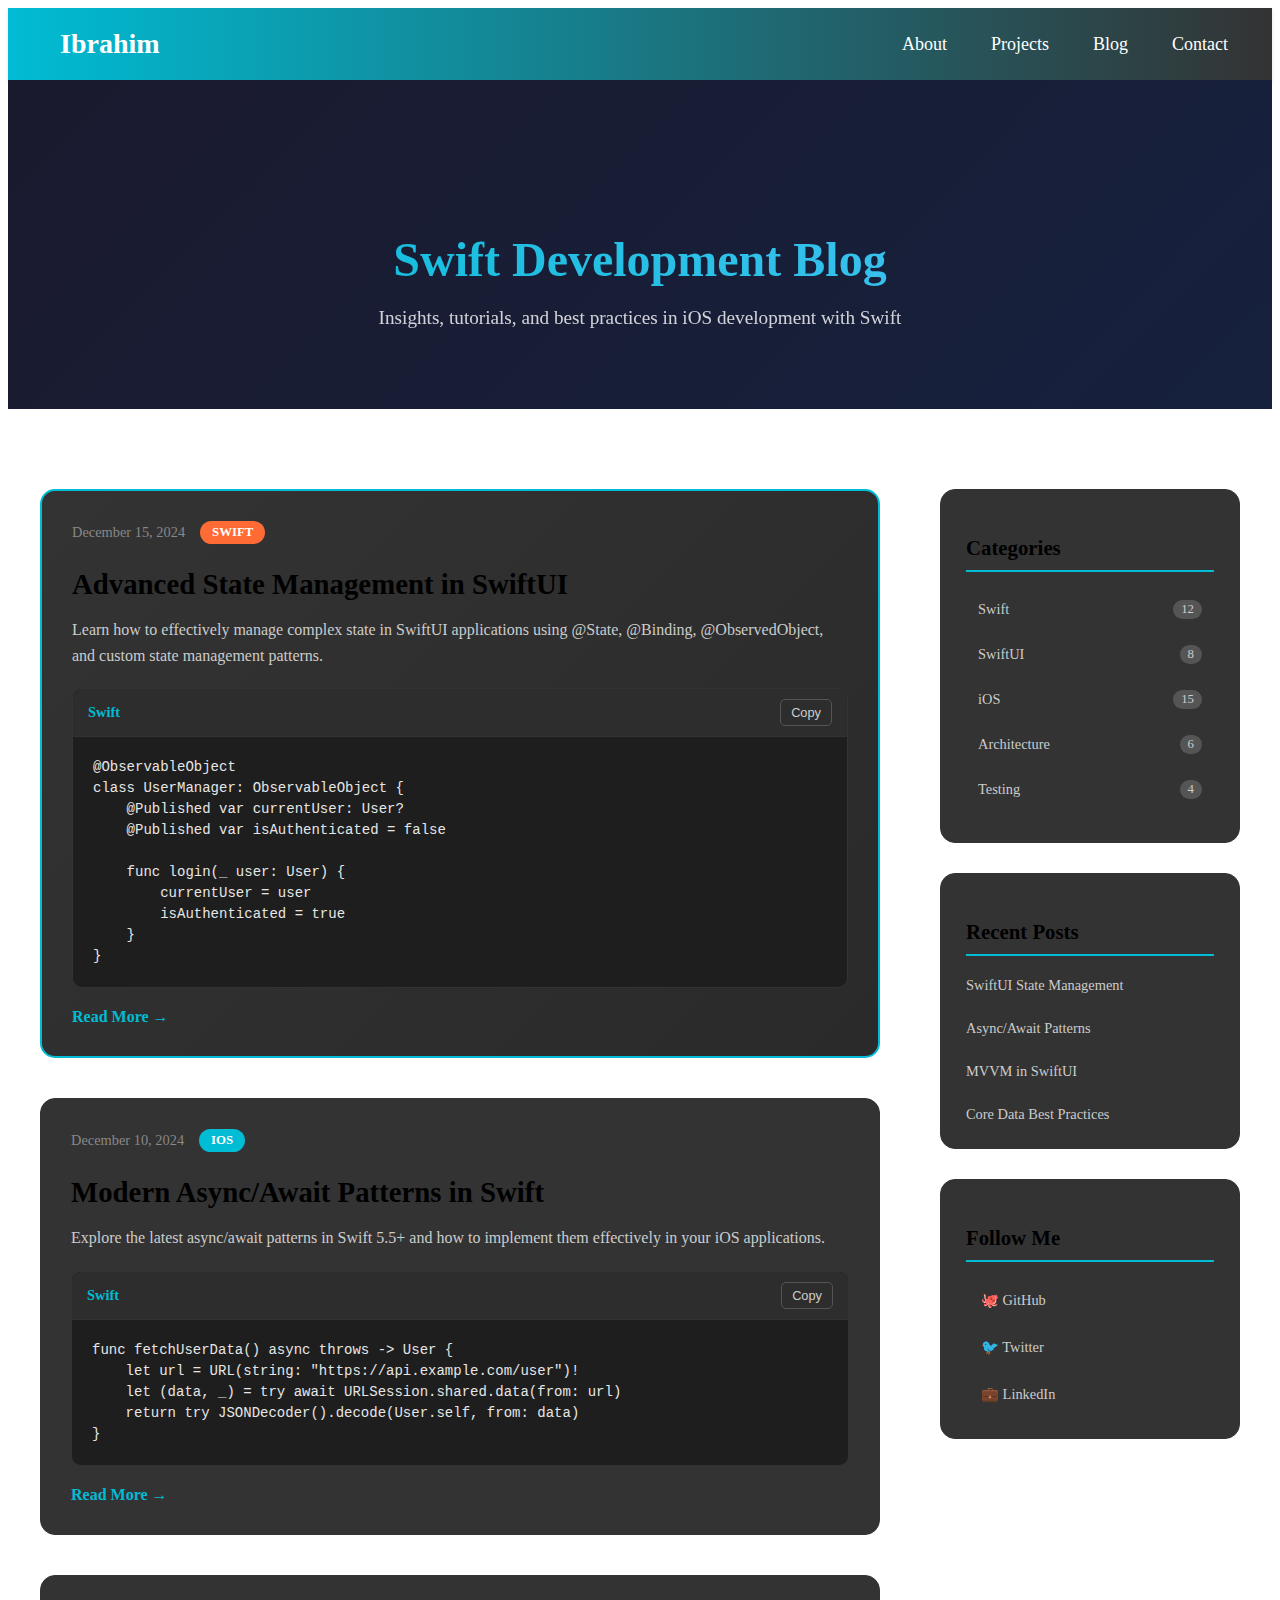
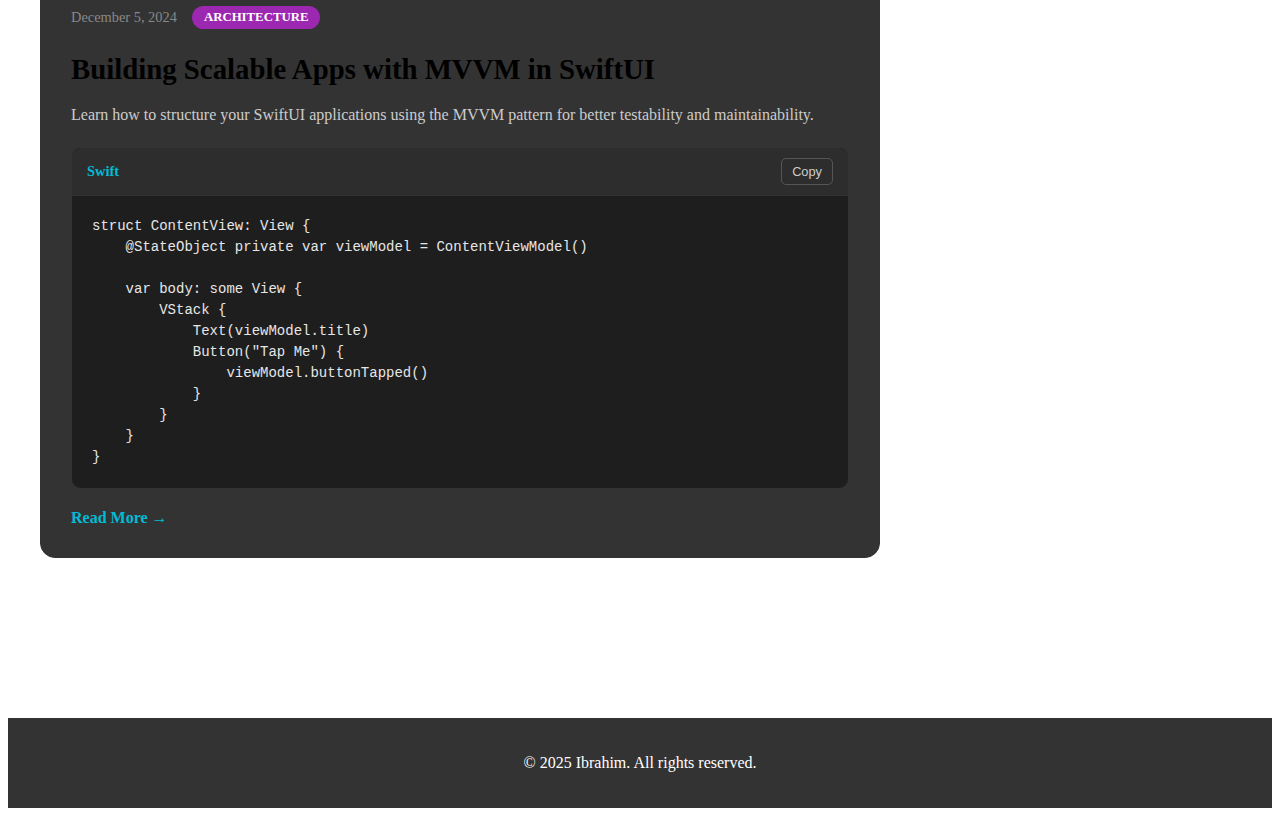
<file: blog.html>
<!DOCTYPE html>
<html lang="en">
<head>
    <meta charset="UTF-8">
    <meta name="viewport" content="width=device-width, initial-scale=1.0">
    <title>Swift Blog - Ibrahim | iOS Developer</title>
    <link rel="stylesheet" href="css/style.css">
    <link rel="stylesheet" href="css/blog.css">
</head>
<body>
    <header>
        <div class="container">
            <nav>
                <a href="index.html" class="logo">Ibrahim</a>
                <ul>
                    <li><a href="about.html">About</a></li>
                    <li><a href="projects.html">Projects</a></li>
                    <li><a href="blog.html" class="active">Blog</a></li>
                    <li><a href="contact.html">Contact</a></li>
                </ul>
            </nav>
        </div>
    </header>
    
    <main>
        <section class="blog-hero">
            <div class="container">
                <h1>Swift Development Blog</h1>
                <p>Insights, tutorials, and best practices in iOS development with Swift</p>
            </div>
        </section>
        
        <section class="blog-content">
            <div class="container">
                <div class="blog-layout">
                    <div class="blog-posts">
                        <article class="blog-post featured">
                            <div class="post-meta">
                                <span class="post-date">December 15, 2024</span>
                                <span class="post-category swift">Swift</span>
                            </div>
                            <h2><a href="blog/swiftui-state-management.html">Advanced State Management in SwiftUI</a></h2>
                            <p>Learn how to effectively manage complex state in SwiftUI applications using @State, @Binding, @ObservedObject, and custom state management patterns.</p>
                            <div class="code-preview">
                                <div class="code-header">
                                    <span class="language">Swift</span>
                                    <button class="copy-btn">Copy</button>
                                </div>
                                <pre><code class="swift">@ObservableObject
class UserManager: ObservableObject {
    @Published var currentUser: User?
    @Published var isAuthenticated = false
    
    func login(_ user: User) {
        currentUser = user
        isAuthenticated = true
    }
}</code></pre>
                            </div>
                            <a href="blog/swiftui-state-management.html" class="read-more">Read More →</a>
                        </article>
                        
                        <article class="blog-post">
                            <div class="post-meta">
                                <span class="post-date">December 10, 2024</span>
                                <span class="post-category ios">iOS</span>
                            </div>
                            <h2><a href="blog/async-await-patterns.html">Modern Async/Await Patterns in Swift</a></h2>
                            <p>Explore the latest async/await patterns in Swift 5.5+ and how to implement them effectively in your iOS applications.</p>
                            <div class="code-preview">
                                <div class="code-header">
                                    <span class="language">Swift</span>
                                    <button class="copy-btn">Copy</button>
                                </div>
                                <pre><code class="swift">func fetchUserData() async throws -> User {
    let url = URL(string: "https://api.example.com/user")!
    let (data, _) = try await URLSession.shared.data(from: url)
    return try JSONDecoder().decode(User.self, from: data)
}</code></pre>
                            </div>
                            <a href="blog/async-await-patterns.html" class="read-more">Read More →</a>
                        </article>
                        
                        <article class="blog-post">
                            <div class="post-meta">
                                <span class="post-date">December 5, 2024</span>
                                <span class="post-category architecture">Architecture</span>
                            </div>
                            <h2><a href="blog/mvvm-swiftui.html">Building Scalable Apps with MVVM in SwiftUI</a></h2>
                            <p>Learn how to structure your SwiftUI applications using the MVVM pattern for better testability and maintainability.</p>
                            <div class="code-preview">
                                <div class="code-header">
                                    <span class="language">Swift</span>
                                    <button class="copy-btn">Copy</button>
                                </div>
                                <pre><code class="swift">struct ContentView: View {
    @StateObject private var viewModel = ContentViewModel()
    
    var body: some View {
        VStack {
            Text(viewModel.title)
            Button("Tap Me") {
                viewModel.buttonTapped()
            }
        }
    }
}</code></pre>
                            </div>
                            <a href="blog/mvvm-swiftui.html" class="read-more">Read More →</a>
                        </article>
                    </div>
                    
                    <aside class="blog-sidebar">
                        <div class="sidebar-widget">
                            <h3>Categories</h3>
                            <ul class="category-list">
                                <li><a href="#" class="category-link swift">Swift <span>12</span></a></li>
                                <li><a href="#" class="category-link swiftui">SwiftUI <span>8</span></a></li>
                                <li><a href="#" class="category-link ios">iOS <span>15</span></a></li>
                                <li><a href="#" class="category-link architecture">Architecture <span>6</span></a></li>
                                <li><a href="#" class="category-link testing">Testing <span>4</span></a></li>
                            </ul>
                        </div>
                        
                        <div class="sidebar-widget">
                            <h3>Recent Posts</h3>
                            <ul class="recent-posts">
                                <li><a href="#">SwiftUI State Management</a></li>
                                <li><a href="#">Async/Await Patterns</a></li>
                                <li><a href="#">MVVM in SwiftUI</a></li>
                                <li><a href="#">Core Data Best Practices</a></li>
                            </ul>
                        </div>
                        
                        <div class="sidebar-widget">
                            <h3>Follow Me</h3>
                            <div class="social-links">
                                <a href="https://github.com/i8r4him" target="_blank">🐙 GitHub</a>
                                <a href="#" target="_blank">🐦 Twitter</a>
                                <a href="#" target="_blank">💼 LinkedIn</a>
                            </div>
                        </div>
                    </aside>
                </div>
            </div>
        </section>
    </main>

    <footer>
        <div class="container">
            <p>&copy; 2025 Ibrahim. All rights reserved.</p>
        </div>
    </footer>
    
    <script src="js/blog.js"></script>
</body>
</html>
</file>
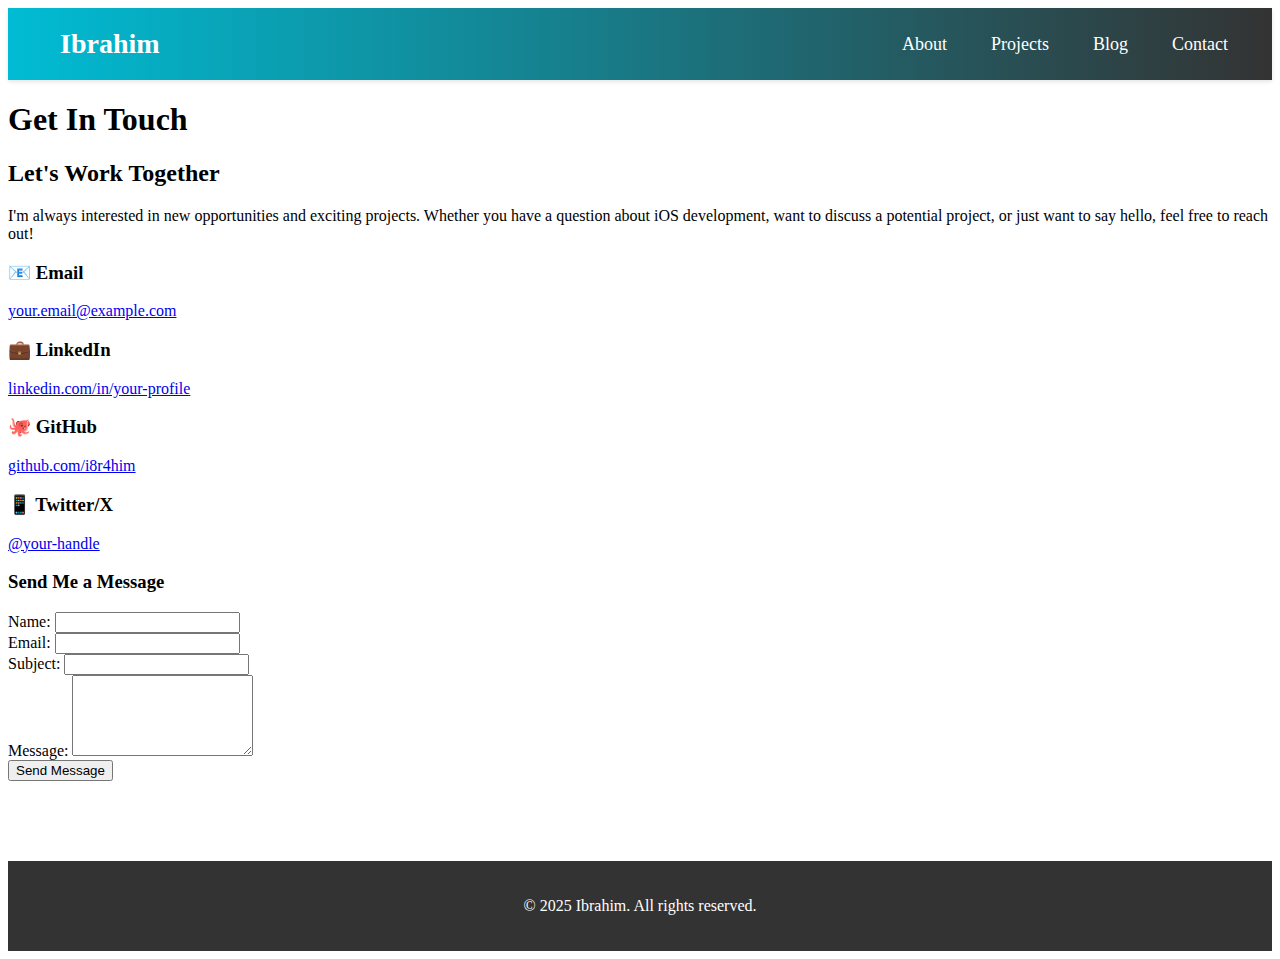
<file: contact.html>
<!DOCTYPE html>
<html lang="en">
<head>
    <meta charset="UTF-8">
    <meta name="viewport" content="width=device-width, initial-scale=1.0">
    <title>Contact - Ibrahim | iOS Developer</title>
    <link rel="stylesheet" href="css/style.css">
</head>
<body>
    <header>
        <div class="container">
            <nav>
                <a href="index.html" class="logo">Ibrahim</a>
                <ul>
                    <li><a href="about.html">About</a></li>
                    <li><a href="projects.html">Projects</a></li>
                    <li><a href="blog.html">Blog</a></li>
                    <li><a href="contact.html" class="active">Contact</a></li>
                </ul>
            </nav>
        </div>
    </header>
    
    <main>
        <section class="contact">
            <div class="container">
                <h1>Get In Touch</h1>
                <div class="contact-content">
                    <div class="contact-info">
                        <h2>Let's Work Together</h2>
                        <p>
                            I'm always interested in new opportunities and exciting projects. 
                            Whether you have a question about iOS development, want to discuss a potential project, 
                            or just want to say hello, feel free to reach out!
                        </p>
                        
                        <div class="contact-methods">
                            <div class="contact-method">
                                <h3>📧 Email</h3>
                                <p><a href="mailto:your.email@example.com">your.email@example.com</a></p>
                            </div>
                            
                            <div class="contact-method">
                                <h3>💼 LinkedIn</h3>
                                <p><a href="https://linkedin.com/in/your-profile" target="_blank">linkedin.com/in/your-profile</a></p>
                            </div>
                            
                            <div class="contact-method">
                                <h3>🐙 GitHub</h3>
                                <p><a href="https://github.com/i8r4him" target="_blank">github.com/i8r4him</a></p>
                            </div>
                            
                            <div class="contact-method">
                                <h3>📱 Twitter/X</h3>
                                <p><a href="https://twitter.com/your-handle" target="_blank">@your-handle</a></p>
                            </div>
                        </div>
                    </div>
                    
                    <div class="contact-form">
                        <h3>Send Me a Message</h3>
                        <form action="#" method="POST">
                            <div class="form-group">
                                <label for="name">Name:</label>
                                <input type="text" id="name" name="name" required>
                            </div>
                            
                            <div class="form-group">
                                <label for="email">Email:</label>
                                <input type="email" id="email" name="email" required>
                            </div>
                            
                            <div class="form-group">
                                <label for="subject">Subject:</label>
                                <input type="text" id="subject" name="subject" required>
                            </div>
                            
                            <div class="form-group">
                                <label for="message">Message:</label>
                                <textarea id="message" name="message" rows="5" required></textarea>
                            </div>
                            
                            <button type="submit" class="submit-btn">Send Message</button>
                        </form>
                    </div>
                </div>
            </div>
        </section>
    </main>

    <footer>
        <div class="container">
            <p>&copy; 2025 Ibrahim. All rights reserved.</p>
        </div>
    </footer>
</body>
</html>
</file>
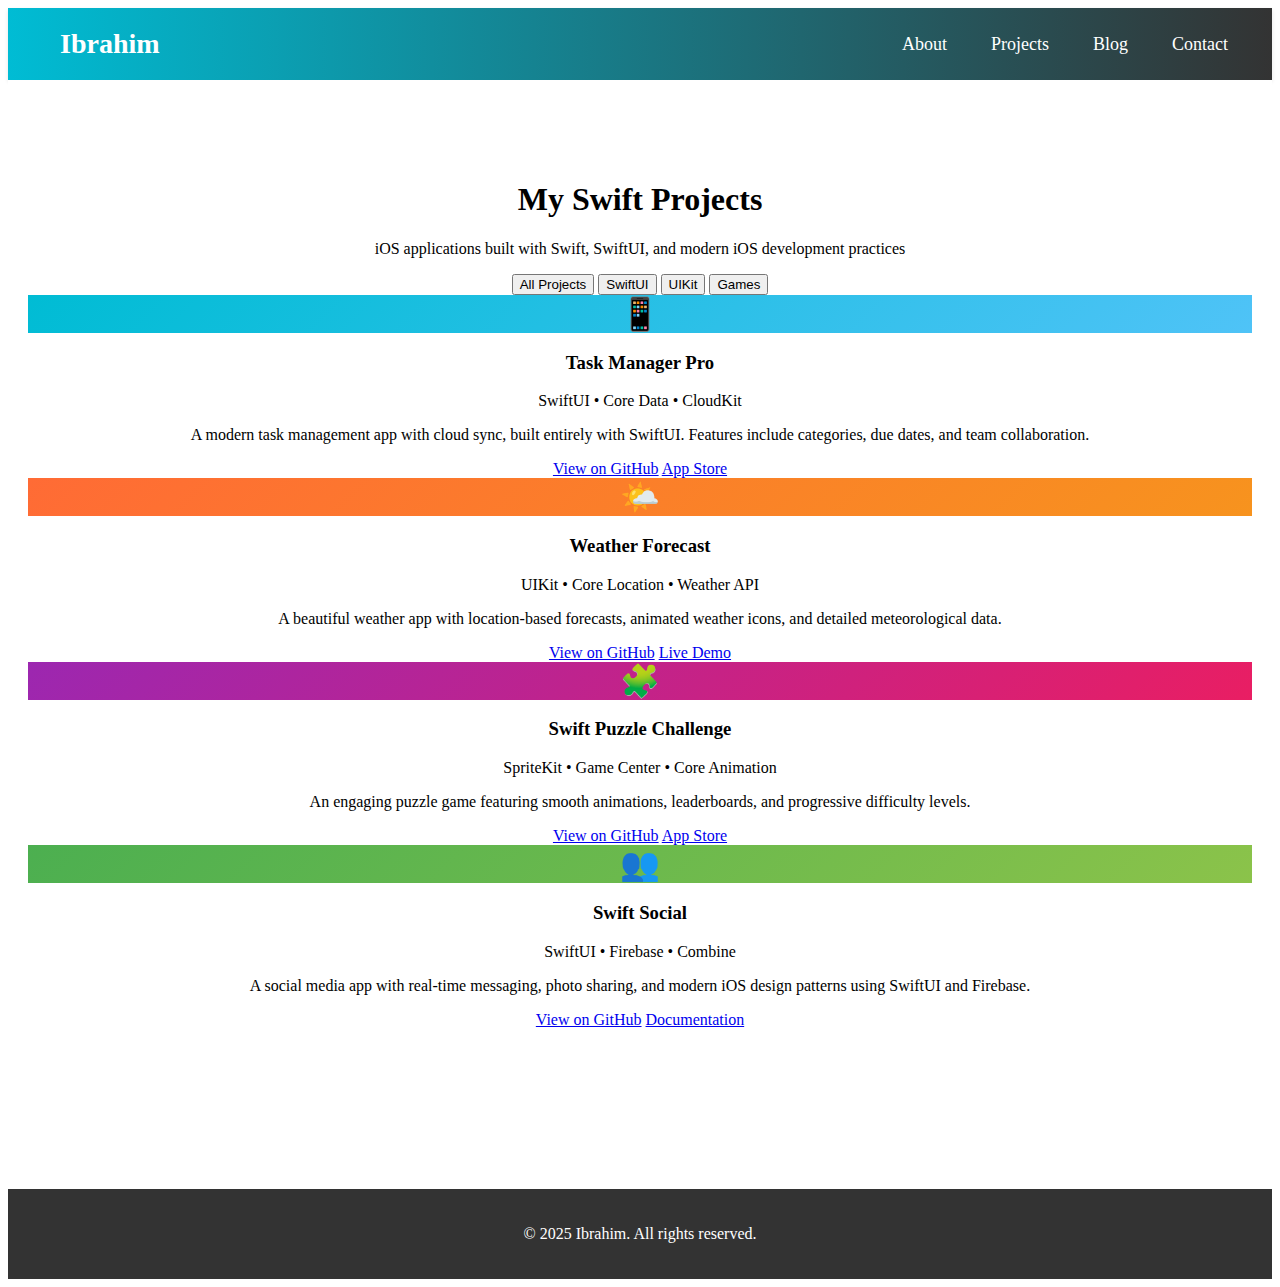
<file: projects.html>
<!DOCTYPE html>
<html lang="en">
<head>
    <meta charset="UTF-8">
    <meta name="viewport" content="width=device-width, initial-scale=1.0">
    <title>Projects - Ibrahim | Swift Developer</title>
    <link rel="stylesheet" href="css/style.css">
</head>
<body>
    <header>
        <div class="container">
            <nav>
                <a href="index.html" class="logo">Ibrahim</a>
                <ul>
                    <li><a href="about.html">About</a></li>
                    <li><a href="projects.html" class="active">Projects</a></li>
                    <li><a href="blog.html">Blog</a></li>
                    <li><a href="contact.html">Contact</a></li>
                </ul>
            </nav>
        </div>
    </header>
    
    <main>
        <section class="projects">
            <div class="container">
                <h1>My Swift Projects</h1>
                <p class="section-subtitle">iOS applications built with Swift, SwiftUI, and modern iOS development practices</p>
                
                <div class="project-filters">
                    <button class="filter-btn active" data-filter="all">All Projects</button>
                    <button class="filter-btn" data-filter="swiftui">SwiftUI</button>
                    <button class="filter-btn" data-filter="uikit">UIKit</button>
                    <button class="filter-btn" data-filter="games">Games</button>
                </div>
                
                <div class="project-grid">
                    <div class="project-card" data-category="swiftui">
                        <div class="project-image">
                            <div style="display: flex; align-items: center; justify-content: center; height: 100%; background: linear-gradient(135deg, #00bcd4, #4fc3f7); color: white; font-size: 2rem;">📱</div>
                        </div>
                        <div class="project-content">
                            <h3>Task Manager Pro</h3>
                            <p class="project-tech">SwiftUI • Core Data • CloudKit</p>
                            <p>A modern task management app with cloud sync, built entirely with SwiftUI. Features include categories, due dates, and team collaboration.</p>
                            <div class="project-links">
                                <a href="#" class="btn-primary">View on GitHub</a>
                                <a href="#" class="btn-secondary">App Store</a>
                            </div>
                        </div>
                    </div>
                    
                    <div class="project-card" data-category="uikit">
                        <div class="project-image">
                            <div style="display: flex; align-items: center; justify-content: center; height: 100%; background: linear-gradient(135deg, #ff6b35, #f7931e); color: white; font-size: 2rem;">🌤️</div>
                        </div>
                        <div class="project-content">
                            <h3>Weather Forecast</h3>
                            <p class="project-tech">UIKit • Core Location • Weather API</p>
                            <p>A beautiful weather app with location-based forecasts, animated weather icons, and detailed meteorological data.</p>
                            <div class="project-links">
                                <a href="#" class="btn-primary">View on GitHub</a>
                                <a href="#" class="btn-secondary">Live Demo</a>
                            </div>
                        </div>
                    </div>
                    
                    <div class="project-card" data-category="games">
                        <div class="project-image">
                            <div style="display: flex; align-items: center; justify-content: center; height: 100%; background: linear-gradient(135deg, #9c27b0, #e91e63); color: white; font-size: 2rem;">🧩</div>
                        </div>
                        <div class="project-content">
                            <h3>Swift Puzzle Challenge</h3>
                            <p class="project-tech">SpriteKit • Game Center • Core Animation</p>
                            <p>An engaging puzzle game featuring smooth animations, leaderboards, and progressive difficulty levels.</p>
                            <div class="project-links">
                                <a href="#" class="btn-primary">View on GitHub</a>
                                <a href="#" class="btn-secondary">App Store</a>
                            </div>
                        </div>
                    </div>
                    
                    <div class="project-card" data-category="swiftui">
                        <div class="project-image">
                            <div style="display: flex; align-items: center; justify-content: center; height: 100%; background: linear-gradient(135deg, #4caf50, #8bc34a); color: white; font-size: 2rem;">👥</div>
                        </div>
                        <div class="project-content">
                            <h3>Swift Social</h3>
                            <p class="project-tech">SwiftUI • Firebase • Combine</p>
                            <p>A social media app with real-time messaging, photo sharing, and modern iOS design patterns using SwiftUI and Firebase.</p>
                            <div class="project-links">
                                <a href="#" class="btn-primary">View on GitHub</a>
                                <a href="#" class="btn-secondary">Documentation</a>
                            </div>
                        </div>
                    </div>
                </div>
            </div>
        </section>
    </main>

    <footer>
        <div class="container">
            <p>&copy; 2025 Ibrahim. All rights reserved.</p>
        </div>
    </footer>
    
    <script src="js/projects.js"></script>
</body>
</html>
</file>
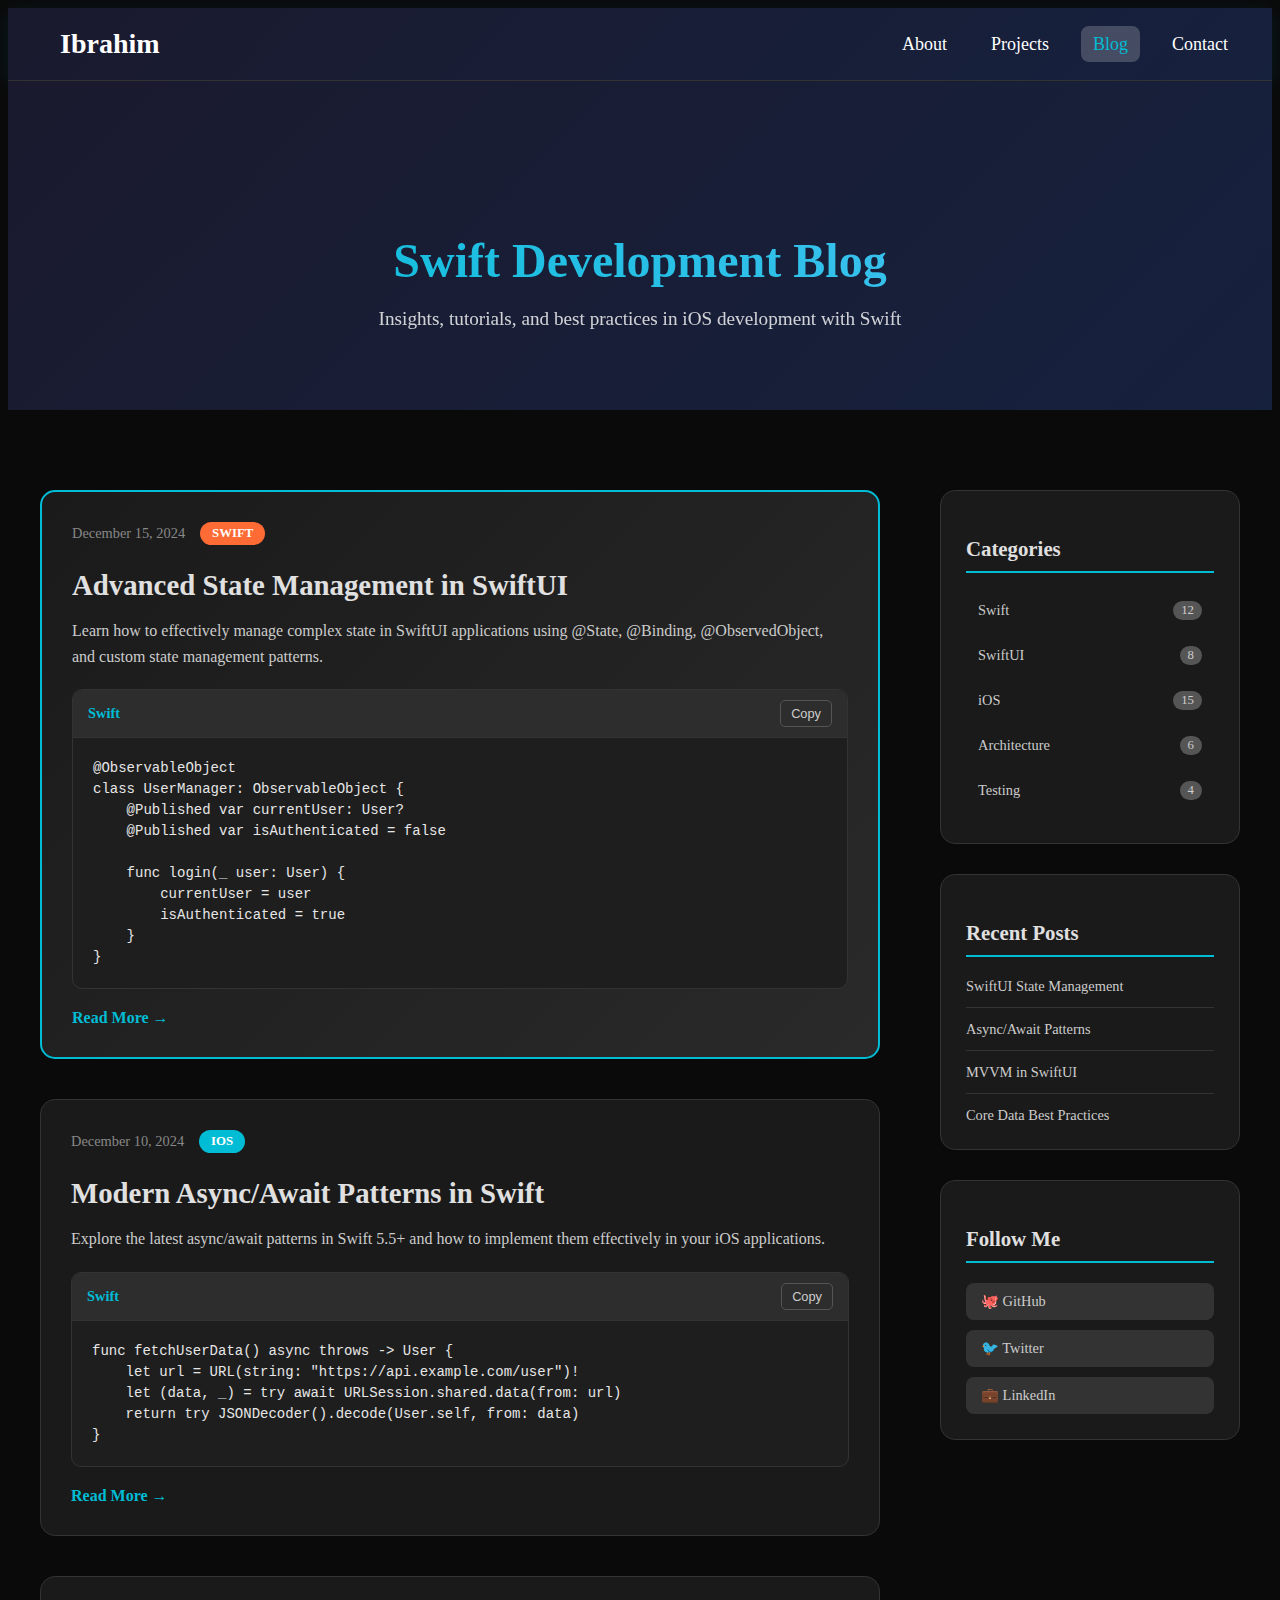
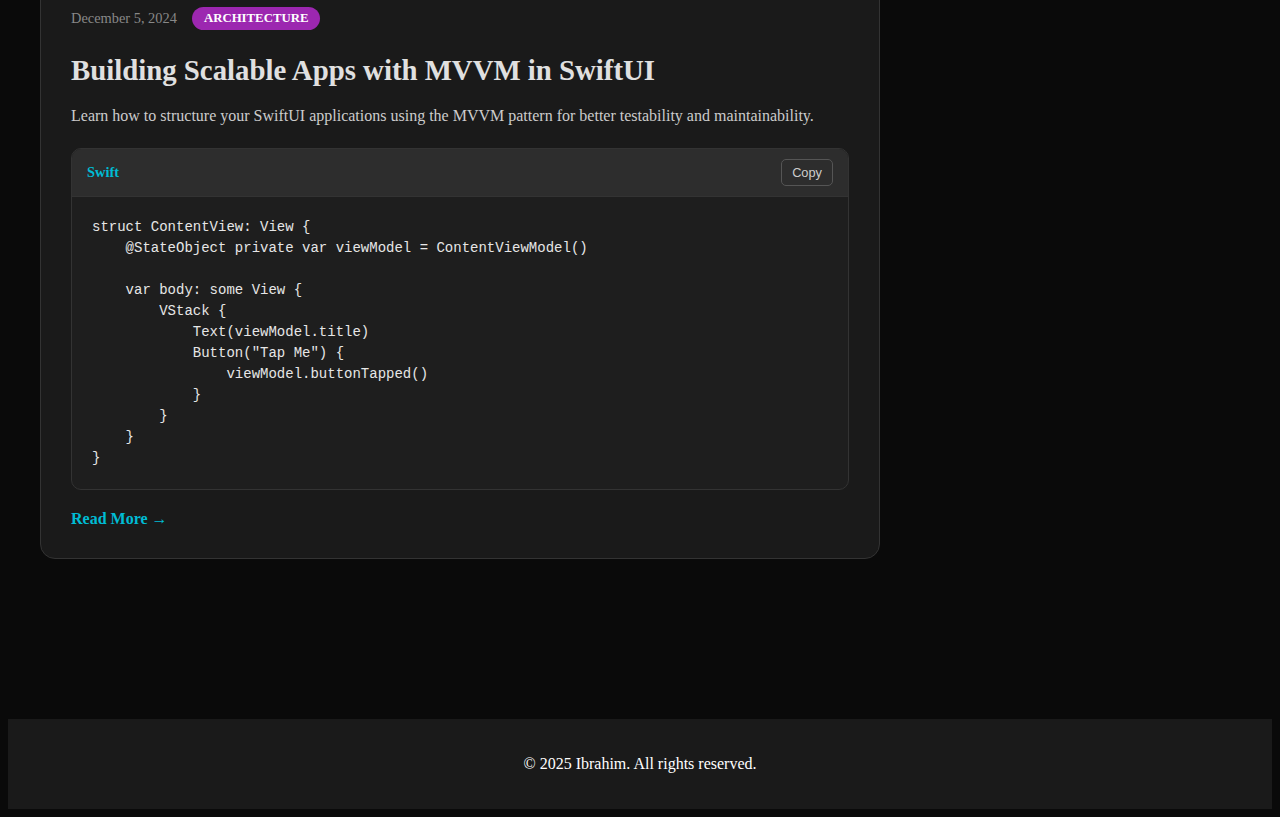
<file: pages/blog.html>
<!DOCTYPE html>
<html lang="en">
<head>
    <meta charset="UTF-8">
    <meta name="viewport" content="width=device-width, initial-scale=1.0">
    <title>Swift Blog - Ibrahim | iOS Developer</title>
    <link rel="stylesheet" href="../assets/css/style.css">
    <link rel="stylesheet" href="../assets/css/blog.css">
</head>
<body>
    <header>
        <div class="container">
            <nav>
                <a href="../index.html" class="logo">Ibrahim</a>
                <ul>
                    <li><a href="about.html">About</a></li>
                    <li><a href="projects.html">Projects</a></li>
                    <li><a href="blog.html" class="active">Blog</a></li>
                    <li><a href="contact.html">Contact</a></li>
                </ul>
            </nav>
        </div>
    </header>
    
    <main>
        <section class="blog-hero">
            <div class="container">
                <h1>Swift Development Blog</h1>
                <p>Insights, tutorials, and best practices in iOS development with Swift</p>
            </div>
        </section>
        
        <section class="blog-content">
            <div class="container">
                <div class="blog-layout">
                    <div class="blog-posts">
                        <article class="blog-post featured">
                            <div class="post-meta">
                                <span class="post-date">December 15, 2024</span>
                                <span class="post-category swift">Swift</span>
                            </div>
                            <h2><a href="blog/swiftui-state-management.html">Advanced State Management in SwiftUI</a></h2>
                            <p>Learn how to effectively manage complex state in SwiftUI applications using @State, @Binding, @ObservedObject, and custom state management patterns.</p>
                            <div class="code-preview">
                                <div class="code-header">
                                    <span class="language">Swift</span>
                                    <button class="copy-btn">Copy</button>
                                </div>
                                <pre><code class="swift">@ObservableObject
class UserManager: ObservableObject {
    @Published var currentUser: User?
    @Published var isAuthenticated = false
    
    func login(_ user: User) {
        currentUser = user
        isAuthenticated = true
    }
}</code></pre>
                            </div>
                            <a href="blog/swiftui-state-management.html" class="read-more">Read More →</a>
                        </article>
                        
                        <article class="blog-post">
                            <div class="post-meta">
                                <span class="post-date">December 10, 2024</span>
                                <span class="post-category ios">iOS</span>
                            </div>
                            <h2><a href="blog/async-await-patterns.html">Modern Async/Await Patterns in Swift</a></h2>
                            <p>Explore the latest async/await patterns in Swift 5.5+ and how to implement them effectively in your iOS applications.</p>
                            <div class="code-preview">
                                <div class="code-header">
                                    <span class="language">Swift</span>
                                    <button class="copy-btn">Copy</button>
                                </div>
                                <pre><code class="swift">func fetchUserData() async throws -> User {
    let url = URL(string: "https://api.example.com/user")!
    let (data, _) = try await URLSession.shared.data(from: url)
    return try JSONDecoder().decode(User.self, from: data)
}</code></pre>
                            </div>
                            <a href="blog/async-await-patterns.html" class="read-more">Read More →</a>
                        </article>
                        
                        <article class="blog-post">
                            <div class="post-meta">
                                <span class="post-date">December 5, 2024</span>
                                <span class="post-category architecture">Architecture</span>
                            </div>
                            <h2><a href="blog/mvvm-swiftui.html">Building Scalable Apps with MVVM in SwiftUI</a></h2>
                            <p>Learn how to structure your SwiftUI applications using the MVVM pattern for better testability and maintainability.</p>
                            <div class="code-preview">
                                <div class="code-header">
                                    <span class="language">Swift</span>
                                    <button class="copy-btn">Copy</button>
                                </div>
                                <pre><code class="swift">struct ContentView: View {
    @StateObject private var viewModel = ContentViewModel()
    
    var body: some View {
        VStack {
            Text(viewModel.title)
            Button("Tap Me") {
                viewModel.buttonTapped()
            }
        }
    }
}</code></pre>
                            </div>
                            <a href="blog/mvvm-swiftui.html" class="read-more">Read More →</a>
                        </article>
                    </div>
                    
                    <aside class="blog-sidebar">
                        <div class="sidebar-widget">
                            <h3>Categories</h3>
                            <ul class="category-list">
                                <li><a href="#" class="category-link swift">Swift <span>12</span></a></li>
                                <li><a href="#" class="category-link swiftui">SwiftUI <span>8</span></a></li>
                                <li><a href="#" class="category-link ios">iOS <span>15</span></a></li>
                                <li><a href="#" class="category-link architecture">Architecture <span>6</span></a></li>
                                <li><a href="#" class="category-link testing">Testing <span>4</span></a></li>
                            </ul>
                        </div>
                        
                        <div class="sidebar-widget">
                            <h3>Recent Posts</h3>
                            <ul class="recent-posts">
                                <li><a href="#">SwiftUI State Management</a></li>
                                <li><a href="#">Async/Await Patterns</a></li>
                                <li><a href="#">MVVM in SwiftUI</a></li>
                                <li><a href="#">Core Data Best Practices</a></li>
                            </ul>
                        </div>
                        
                        <div class="sidebar-widget">
                            <h3>Follow Me</h3>
                            <div class="social-links">
                                <a href="https://github.com/i8r4him" target="_blank">🐙 GitHub</a>
                                <a href="#" target="_blank">🐦 Twitter</a>
                                <a href="#" target="_blank">💼 LinkedIn</a>
                            </div>
                        </div>
                    </aside>
                </div>
            </div>
        </section>
    </main>

    <footer>
        <div class="container">
            <p>&copy; 2025 Ibrahim. All rights reserved.</p>
        </div>
    </footer>
    
    <script src="../assets/js/blog.js"></script>
</body>
</html>
</file>
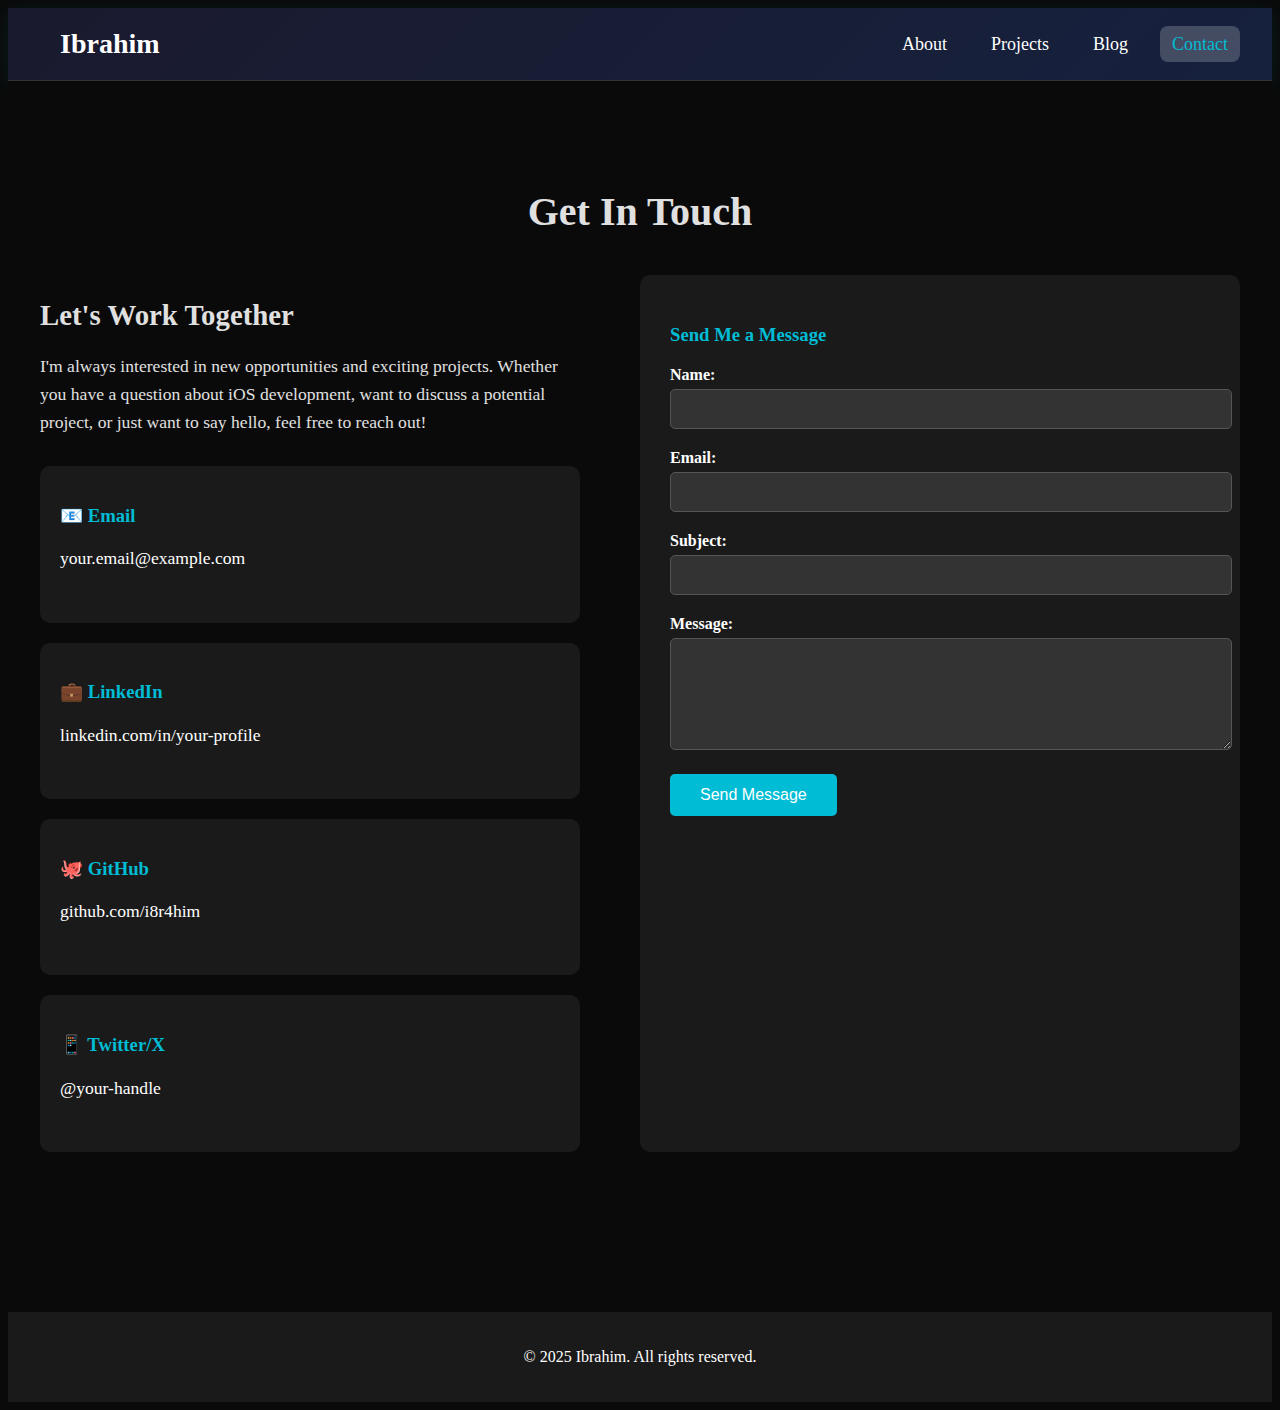
<file: pages/contact.html>
<!DOCTYPE html>
<html lang="en">
<head>
    <meta charset="UTF-8">
    <meta name="viewport" content="width=device-width, initial-scale=1.0">
    <title>Contact - Ibrahim | iOS Developer</title>
    <link rel="stylesheet" href="../assets/css/style.css">
</head>
<body>
    <header>
        <div class="container">
            <nav>
                <a href="../index.html" class="logo">Ibrahim</a>
                <ul>
                    <li><a href="about.html">About</a></li>
                    <li><a href="projects.html">Projects</a></li>
                    <li><a href="blog.html">Blog</a></li>
                    <li><a href="contact.html" class="active">Contact</a></li>
                </ul>
            </nav>
        </div>
    </header>
    
    <main>
        <section class="contact">
            <div class="container">
                <h1>Get In Touch</h1>
                <div class="contact-content">
                    <div class="contact-info">
                        <h2>Let's Work Together</h2>
                        <p>
                            I'm always interested in new opportunities and exciting projects. 
                            Whether you have a question about iOS development, want to discuss a potential project, 
                            or just want to say hello, feel free to reach out!
                        </p>
                        
                        <div class="contact-methods">
                            <div class="contact-method">
                                <h3>📧 Email</h3>
                                <p><a href="mailto:your.email@example.com">your.email@example.com</a></p>
                            </div>
                            
                            <div class="contact-method">
                                <h3>💼 LinkedIn</h3>
                                <p><a href="https://linkedin.com/in/your-profile" target="_blank">linkedin.com/in/your-profile</a></p>
                            </div>
                            
                            <div class="contact-method">
                                <h3>🐙 GitHub</h3>
                                <p><a href="https://github.com/i8r4him" target="_blank">github.com/i8r4him</a></p>
                            </div>
                            
                            <div class="contact-method">
                                <h3>📱 Twitter/X</h3>
                                <p><a href="https://twitter.com/your-handle" target="_blank">@your-handle</a></p>
                            </div>
                        </div>
                    </div>
                    
                    <div class="contact-form">
                        <h3>Send Me a Message</h3>
                        <form action="#" method="POST">
                            <div class="form-group">
                                <label for="name">Name:</label>
                                <input type="text" id="name" name="name" required>
                            </div>
                            
                            <div class="form-group">
                                <label for="email">Email:</label>
                                <input type="email" id="email" name="email" required>
                            </div>
                            
                            <div class="form-group">
                                <label for="subject">Subject:</label>
                                <input type="text" id="subject" name="subject" required>
                            </div>
                            
                            <div class="form-group">
                                <label for="message">Message:</label>
                                <textarea id="message" name="message" rows="5" required></textarea>
                            </div>
                            
                            <button type="submit" class="submit-btn">Send Message</button>
                        </form>
                    </div>
                </div>
            </div>
        </section>
    </main>

    <footer>
        <div class="container">
            <p>&copy; 2025 Ibrahim. All rights reserved.</p>
        </div>
    </footer>
</body>
</html>
</file>
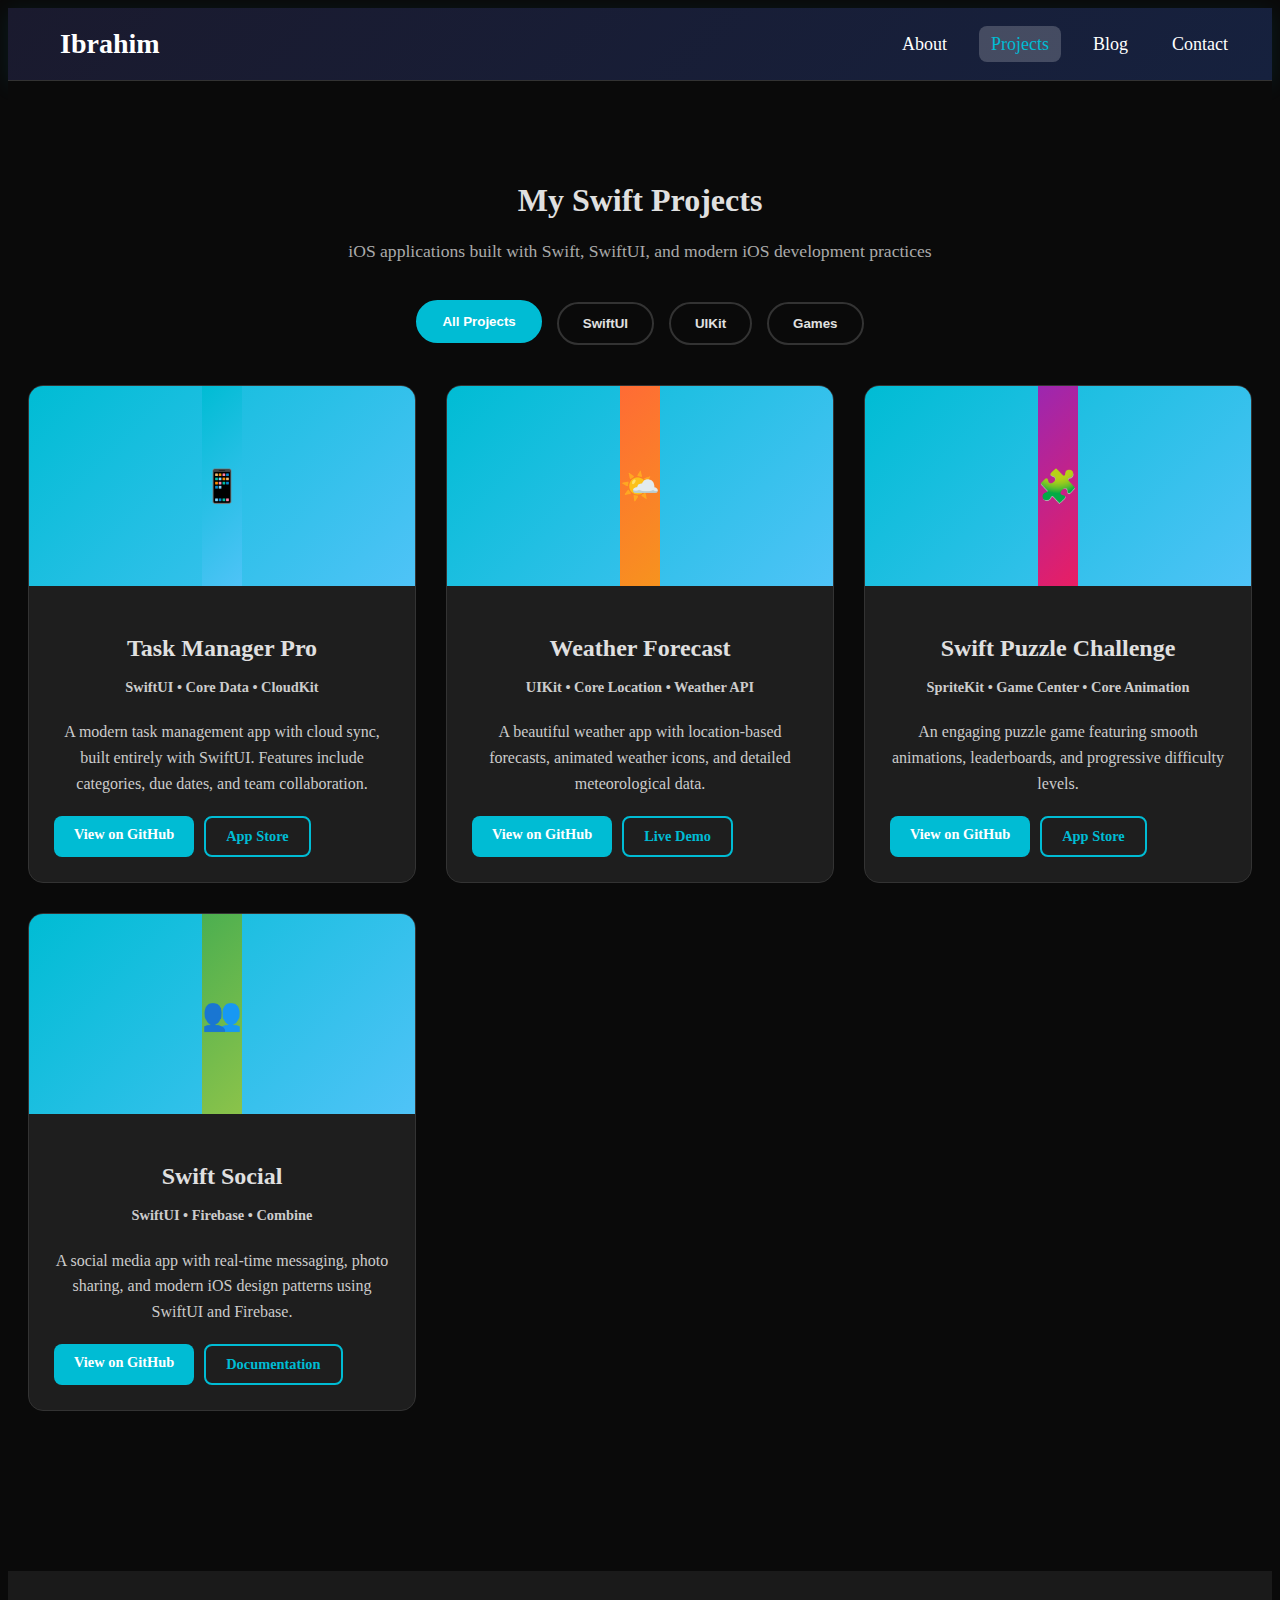
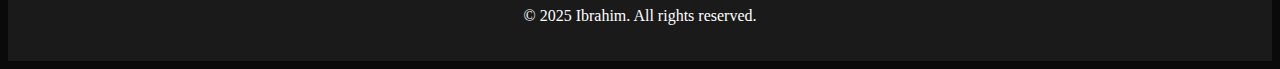
<file: pages/projects.html>
<!DOCTYPE html>
<html lang="en">
<head>
    <meta charset="UTF-8">
    <meta name="viewport" content="width=device-width, initial-scale=1.0">
    <title>Projects - Ibrahim | Swift Developer</title>
    <link rel="stylesheet" href="../assets/css/style.css">
</head>
<body>
    <header>
        <div class="container">
            <nav>
                <a href="../index.html" class="logo">Ibrahim</a>
                <ul>
                    <li><a href="about.html">About</a></li>
                    <li><a href="projects.html" class="active">Projects</a></li>
                    <li><a href="blog.html">Blog</a></li>
                    <li><a href="contact.html">Contact</a></li>
                </ul>
            </nav>
        </div>
    </header>
    
    <main>
        <section class="projects">
            <div class="container">
                <h1>My Swift Projects</h1>
                <p class="section-subtitle">iOS applications built with Swift, SwiftUI, and modern iOS development practices</p>
                
                <div class="project-filters">
                    <button class="filter-btn active" data-filter="all">All Projects</button>
                    <button class="filter-btn" data-filter="swiftui">SwiftUI</button>
                    <button class="filter-btn" data-filter="uikit">UIKit</button>
                    <button class="filter-btn" data-filter="games">Games</button>
                </div>
                
                <div class="project-grid">
                    <div class="project-card" data-category="swiftui">
                        <div class="project-image">
                            <div style="display: flex; align-items: center; justify-content: center; height: 100%; background: linear-gradient(135deg, #00bcd4, #4fc3f7); color: white; font-size: 2rem;">📱</div>
                        </div>
                        <div class="project-content">
                            <h3>Task Manager Pro</h3>
                            <p class="project-tech">SwiftUI • Core Data • CloudKit</p>
                            <p>A modern task management app with cloud sync, built entirely with SwiftUI. Features include categories, due dates, and team collaboration.</p>
                            <div class="project-links">
                                <a href="#" class="btn-primary">View on GitHub</a>
                                <a href="#" class="btn-secondary">App Store</a>
                            </div>
                        </div>
                    </div>
                    
                    <div class="project-card" data-category="uikit">
                        <div class="project-image">
                            <div style="display: flex; align-items: center; justify-content: center; height: 100%; background: linear-gradient(135deg, #ff6b35, #f7931e); color: white; font-size: 2rem;">🌤️</div>
                        </div>
                        <div class="project-content">
                            <h3>Weather Forecast</h3>
                            <p class="project-tech">UIKit • Core Location • Weather API</p>
                            <p>A beautiful weather app with location-based forecasts, animated weather icons, and detailed meteorological data.</p>
                            <div class="project-links">
                                <a href="#" class="btn-primary">View on GitHub</a>
                                <a href="#" class="btn-secondary">Live Demo</a>
                            </div>
                        </div>
                    </div>
                    
                    <div class="project-card" data-category="games">
                        <div class="project-image">
                            <div style="display: flex; align-items: center; justify-content: center; height: 100%; background: linear-gradient(135deg, #9c27b0, #e91e63); color: white; font-size: 2rem;">🧩</div>
                        </div>
                        <div class="project-content">
                            <h3>Swift Puzzle Challenge</h3>
                            <p class="project-tech">SpriteKit • Game Center • Core Animation</p>
                            <p>An engaging puzzle game featuring smooth animations, leaderboards, and progressive difficulty levels.</p>
                            <div class="project-links">
                                <a href="#" class="btn-primary">View on GitHub</a>
                                <a href="#" class="btn-secondary">App Store</a>
                            </div>
                        </div>
                    </div>
                    
                    <div class="project-card" data-category="swiftui">
                        <div class="project-image">
                            <div style="display: flex; align-items: center; justify-content: center; height: 100%; background: linear-gradient(135deg, #4caf50, #8bc34a); color: white; font-size: 2rem;">👥</div>
                        </div>
                        <div class="project-content">
                            <h3>Swift Social</h3>
                            <p class="project-tech">SwiftUI • Firebase • Combine</p>
                            <p>A social media app with real-time messaging, photo sharing, and modern iOS design patterns using SwiftUI and Firebase.</p>
                            <div class="project-links">
                                <a href="#" class="btn-primary">View on GitHub</a>
                                <a href="#" class="btn-secondary">Documentation</a>
                            </div>
                        </div>
                    </div>
                </div>
            </div>
        </section>
    </main>

    <footer>
        <div class="container">
            <p>&copy; 2025 Ibrahim. All rights reserved.</p>
        </div>
    </footer>
    
    <script src="../assets/js/projects.js"></script>
</body>
</html>
</file>
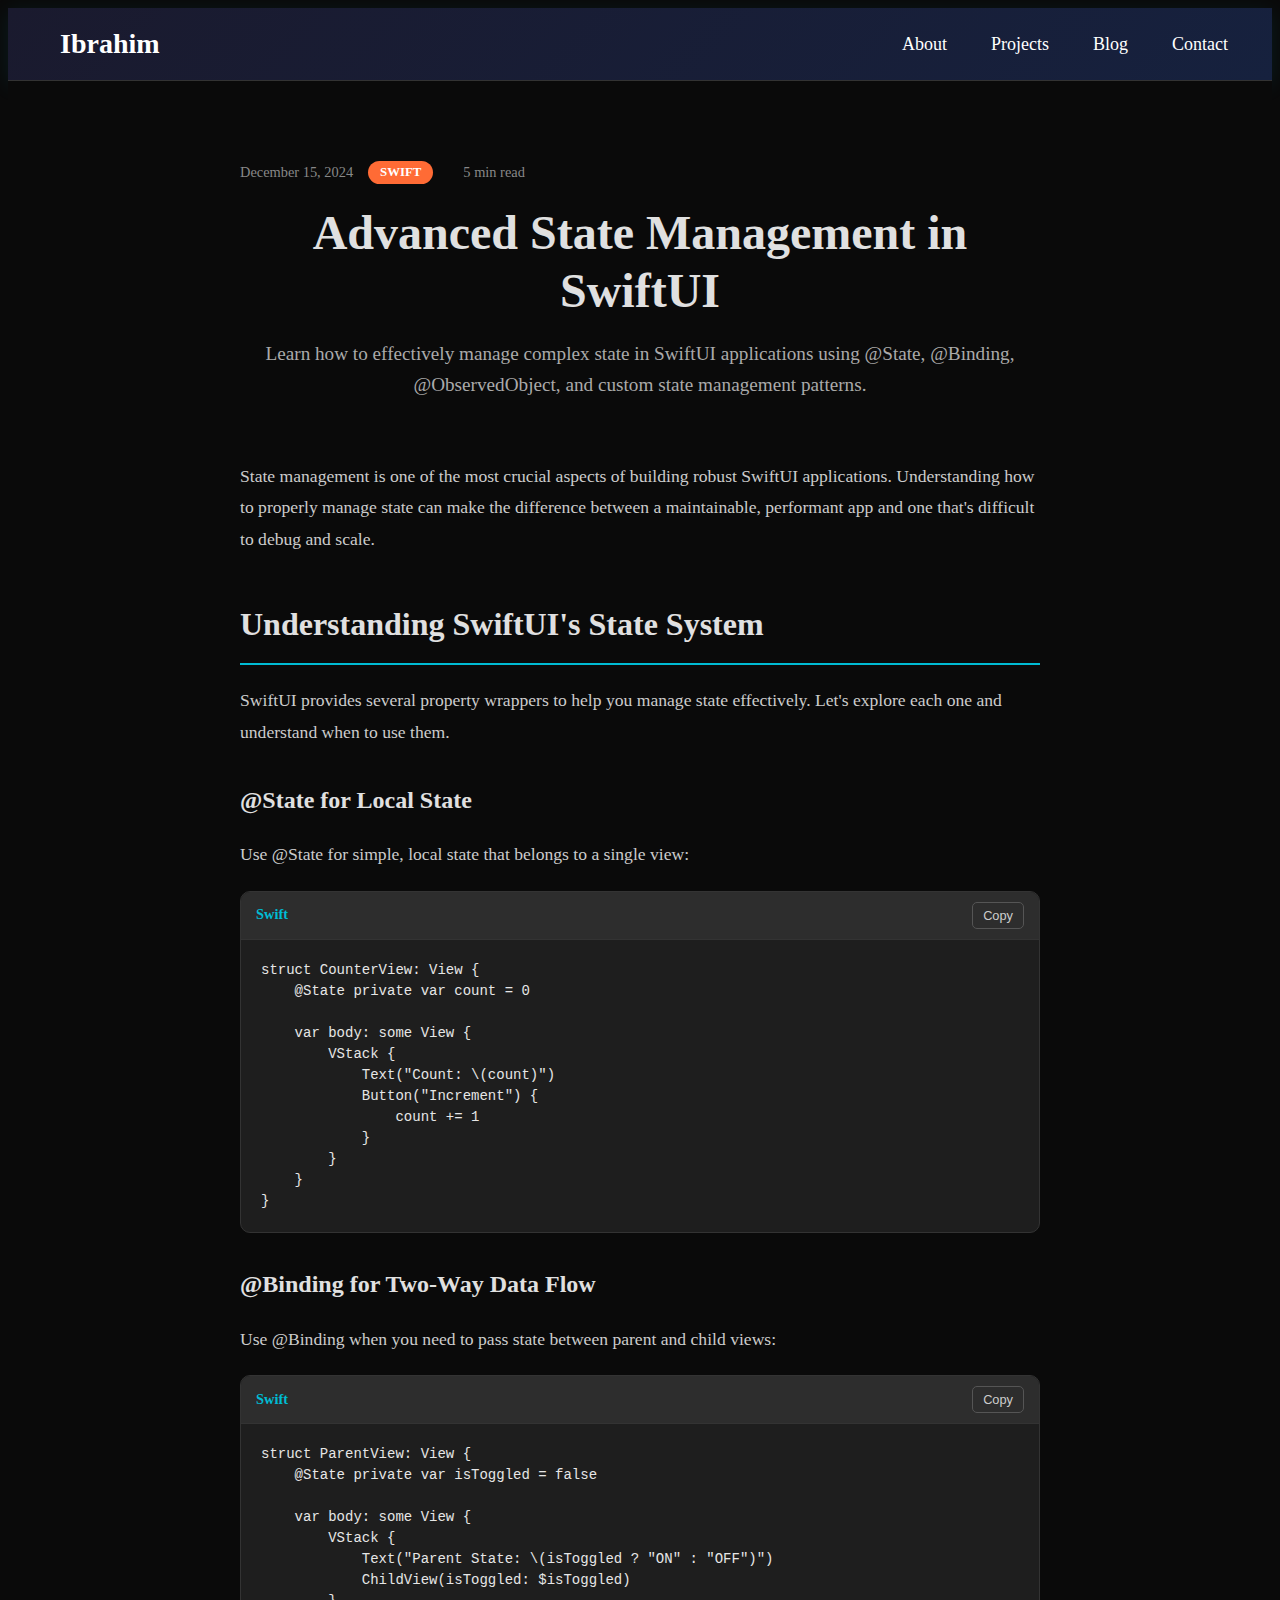
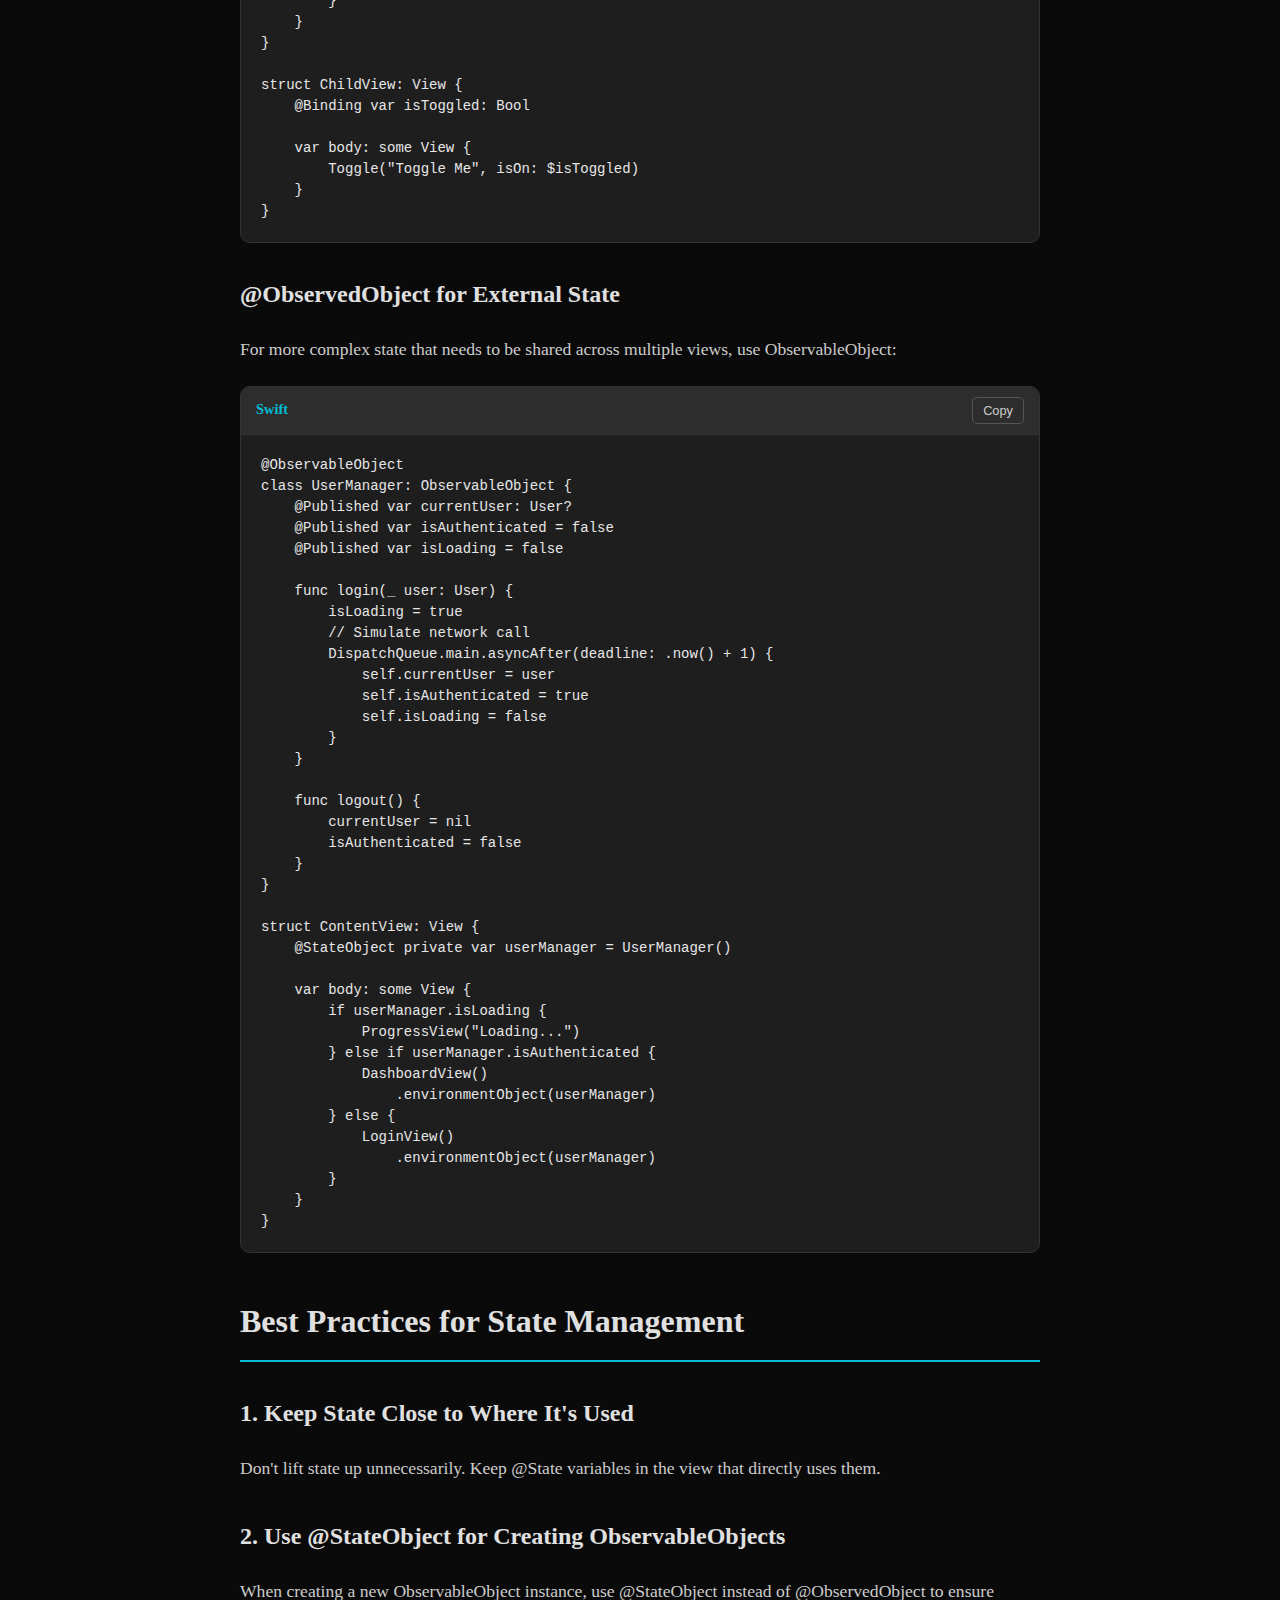
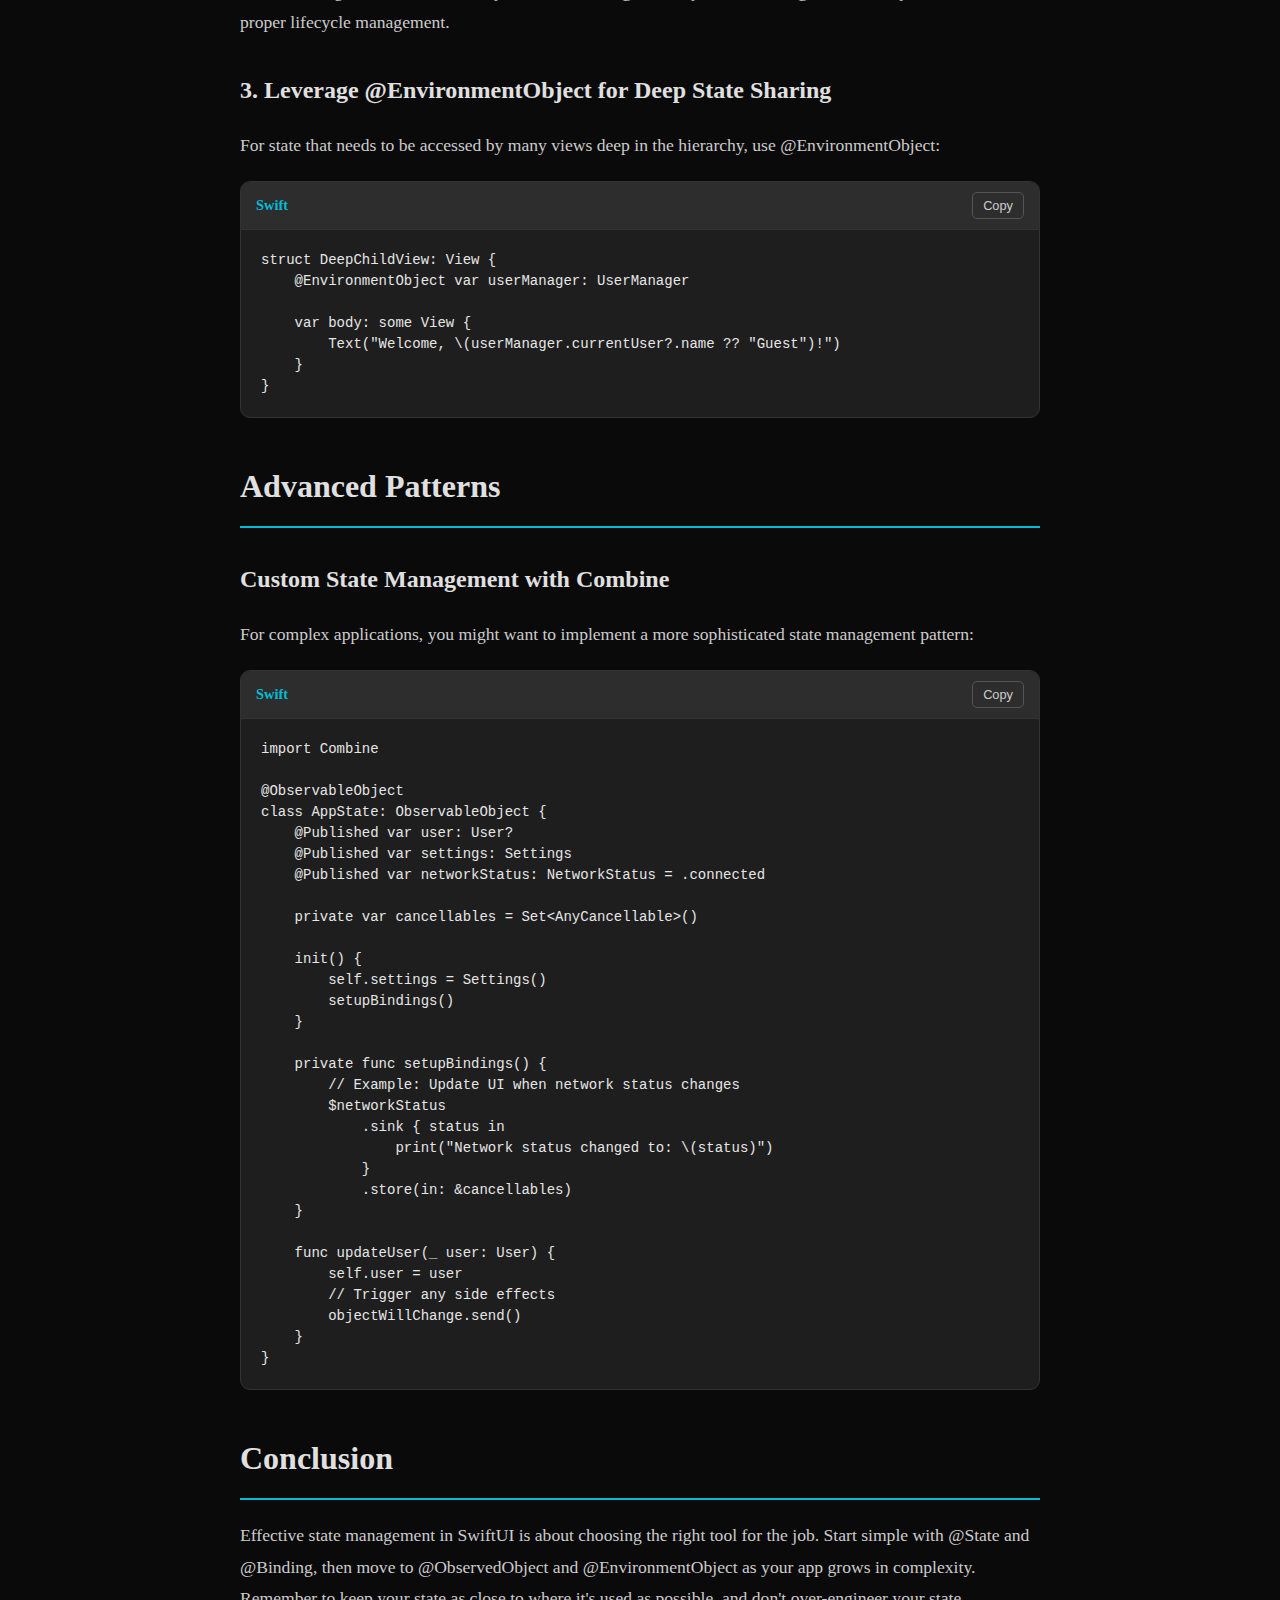
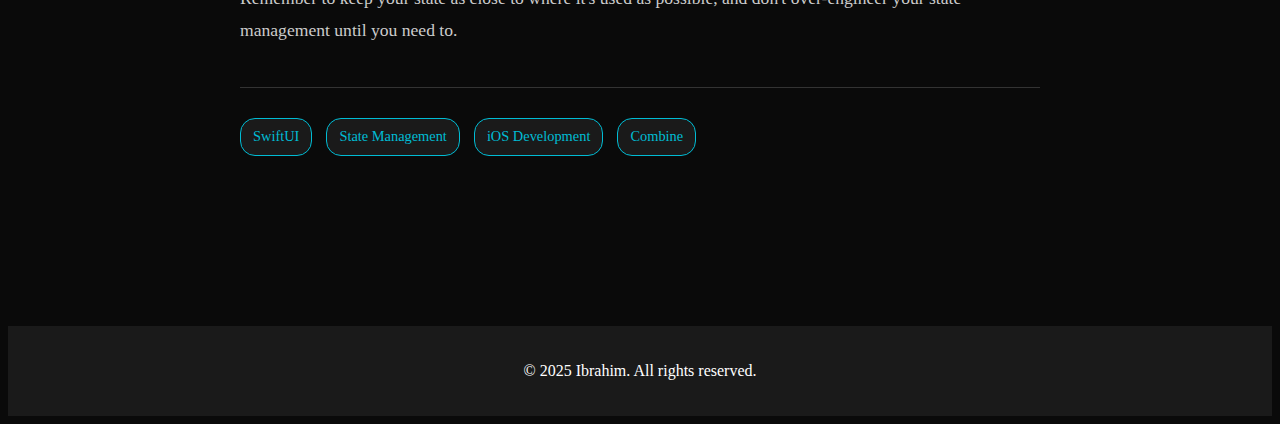
<file: blog/posts/swiftui-state-management.html>
<!DOCTYPE html>
<html lang="en">
<head>
    <meta charset="UTF-8">
    <meta name="viewport" content="width=device-width, initial-scale=1.0">
    <title>Advanced State Management in SwiftUI - Ibrahim's Swift Blog</title>
    <link rel="stylesheet" href="../../assets/css/style.css">
    <link rel="stylesheet" href="../../assets/css/blog.css">
</head>
<body>
    <header>
        <div class="container">
            <nav>
                <a href="../../index.html" class="logo">Ibrahim</a>
                <ul>
                    <li><a href="../about.html">About</a></li>
                    <li><a href="../projects.html">Projects</a></li>
                    <li><a href="../blog.html">Blog</a></li>
                    <li><a href="../contact.html">Contact</a></li>
                </ul>
            </nav>
        </div>
    </header>
    
    <main>
        <article class="blog-post-detail">
            <div class="container">
                <div class="post-header">
                    <div class="post-meta">
                        <span class="post-date">December 15, 2024</span>
                        <span class="post-category swift">Swift</span>
                        <span class="post-read-time">5 min read</span>
                    </div>
                    <h1>Advanced State Management in SwiftUI</h1>
                    <p class="post-excerpt">Learn how to effectively manage complex state in SwiftUI applications using @State, @Binding, @ObservedObject, and custom state management patterns.</p>
                </div>
                
                <div class="post-content">
                    <p>State management is one of the most crucial aspects of building robust SwiftUI applications. Understanding how to properly manage state can make the difference between a maintainable, performant app and one that's difficult to debug and scale.</p>
                    
                    <h2>Understanding SwiftUI's State System</h2>
                    <p>SwiftUI provides several property wrappers to help you manage state effectively. Let's explore each one and understand when to use them.</p>
                    
                    <h3>@State for Local State</h3>
                    <p>Use @State for simple, local state that belongs to a single view:</p>
                    
                    <div class="code-preview">
                        <div class="code-header">
                            <span class="language">Swift</span>
                            <button class="copy-btn">Copy</button>
                        </div>
                        <pre><code class="swift">struct CounterView: View {
    @State private var count = 0
    
    var body: some View {
        VStack {
            Text("Count: \(count)")
            Button("Increment") {
                count += 1
            }
        }
    }
}</code></pre>
                    </div>
                    
                    <h3>@Binding for Two-Way Data Flow</h3>
                    <p>Use @Binding when you need to pass state between parent and child views:</p>
                    
                    <div class="code-preview">
                        <div class="code-header">
                            <span class="language">Swift</span>
                            <button class="copy-btn">Copy</button>
                        </div>
                        <pre><code class="swift">struct ParentView: View {
    @State private var isToggled = false
    
    var body: some View {
        VStack {
            Text("Parent State: \(isToggled ? "ON" : "OFF")")
            ChildView(isToggled: $isToggled)
        }
    }
}

struct ChildView: View {
    @Binding var isToggled: Bool
    
    var body: some View {
        Toggle("Toggle Me", isOn: $isToggled)
    }
}</code></pre>
                    </div>
                    
                    <h3>@ObservedObject for External State</h3>
                    <p>For more complex state that needs to be shared across multiple views, use ObservableObject:</p>
                    
                    <div class="code-preview">
                        <div class="code-header">
                            <span class="language">Swift</span>
                            <button class="copy-btn">Copy</button>
                        </div>
                        <pre><code class="swift">@ObservableObject
class UserManager: ObservableObject {
    @Published var currentUser: User?
    @Published var isAuthenticated = false
    @Published var isLoading = false
    
    func login(_ user: User) {
        isLoading = true
        // Simulate network call
        DispatchQueue.main.asyncAfter(deadline: .now() + 1) {
            self.currentUser = user
            self.isAuthenticated = true
            self.isLoading = false
        }
    }
    
    func logout() {
        currentUser = nil
        isAuthenticated = false
    }
}

struct ContentView: View {
    @StateObject private var userManager = UserManager()
    
    var body: some View {
        if userManager.isLoading {
            ProgressView("Loading...")
        } else if userManager.isAuthenticated {
            DashboardView()
                .environmentObject(userManager)
        } else {
            LoginView()
                .environmentObject(userManager)
        }
    }
}</code></pre>
                    </div>
                    
                    <h2>Best Practices for State Management</h2>
                    
                    <h3>1. Keep State Close to Where It's Used</h3>
                    <p>Don't lift state up unnecessarily. Keep @State variables in the view that directly uses them.</p>
                    
                    <h3>2. Use @StateObject for Creating ObservableObjects</h3>
                    <p>When creating a new ObservableObject instance, use @StateObject instead of @ObservedObject to ensure proper lifecycle management.</p>
                    
                    <h3>3. Leverage @EnvironmentObject for Deep State Sharing</h3>
                    <p>For state that needs to be accessed by many views deep in the hierarchy, use @EnvironmentObject:</p>
                    
                    <div class="code-preview">
                        <div class="code-header">
                            <span class="language">Swift</span>
                            <button class="copy-btn">Copy</button>
                        </div>
                        <pre><code class="swift">struct DeepChildView: View {
    @EnvironmentObject var userManager: UserManager
    
    var body: some View {
        Text("Welcome, \(userManager.currentUser?.name ?? "Guest")!")
    }
}</code></pre>
                    </div>
                    
                    <h2>Advanced Patterns</h2>
                    
                    <h3>Custom State Management with Combine</h3>
                    <p>For complex applications, you might want to implement a more sophisticated state management pattern:</p>
                    
                    <div class="code-preview">
                        <div class="code-header">
                            <span class="language">Swift</span>
                            <button class="copy-btn">Copy</button>
                        </div>
                        <pre><code class="swift">import Combine

@ObservableObject
class AppState: ObservableObject {
    @Published var user: User?
    @Published var settings: Settings
    @Published var networkStatus: NetworkStatus = .connected
    
    private var cancellables = Set&lt;AnyCancellable&gt;()
    
    init() {
        self.settings = Settings()
        setupBindings()
    }
    
    private func setupBindings() {
        // Example: Update UI when network status changes
        $networkStatus
            .sink { status in
                print("Network status changed to: \(status)")
            }
            .store(in: &cancellables)
    }
    
    func updateUser(_ user: User) {
        self.user = user
        // Trigger any side effects
        objectWillChange.send()
    }
}</code></pre>
                    </div>
                    
                    <h2>Conclusion</h2>
                    <p>Effective state management in SwiftUI is about choosing the right tool for the job. Start simple with @State and @Binding, then move to @ObservedObject and @EnvironmentObject as your app grows in complexity. Remember to keep your state as close to where it's used as possible, and don't over-engineer your state management until you need to.</p>
                    
                    <div class="post-tags">
                        <span class="tag">SwiftUI</span>
                        <span class="tag">State Management</span>
                        <span class="tag">iOS Development</span>
                        <span class="tag">Combine</span>
                    </div>
                </div>
            </div>
        </article>
    </main>

    <footer>
        <div class="container">
            <p>&copy; 2025 Ibrahim. All rights reserved.</p>
        </div>
    </footer>
    
    <script src="../../assets/js/blog.js"></script>
</body>
</html>
</file>
<file: css/style.css>
.hero {
    background-color: var(--background-color);
    padding: 100px 20px;
    text-align: center;
    margin-top: 80px;
    display: flex;
    justify-content: center;
    align-items: center;
}

.hero-content {
    display: flex;
    align-items: center;
    gap: 30px;
    max-width: 900px;
    padding: 20px;
}

.profile-pic {
    width: 180px;
    height: 180px;
    border-radius: 50%;
    object-fit: cover;
    border: 4px solid var(--profile-border-color);
    margin-bottom: 15px;
    transition: transform 0.3s ease-in-out;
}

.profile-pic:hover {
    transform: scale(1.1);
}

.hero h1 {
    font-size: 2.5rem;
}

:root {
    --background-color: white;
    --text-color: black;
    --nav-bg-color: #333;
    --nav-text-color: white;
    --profile-border-color: #00bcd4;
}

@media (prefers-color-scheme: dark) {
    :root {
        --background-color: #121212;
        --text-color: white;
        --nav-bg-color: #222;
        --nav-text-color: #00bcd4;
        --profile-border-color: #00bcd4;
    }
}

body {
    background-color: var(--background-color);
    color: var(--text-color);
}

/* New header styling */
header {
    background: linear-gradient(90deg, #00bcd4, #333);
    padding: 20px 0;
    box-shadow: 0 2px 4px rgba(0, 0, 0, 0.1);
}

header nav {
    display: flex;
    justify-content: space-between;
    align-items: center;
    max-width: 1200px;
    margin: 0 auto;
    padding: 0 20px;
}

nav {
    background-color: transparent;
    position: relative;  /* changed from fixed */
    padding: 0;
}

nav ul {
    list-style: none;
    display: flex;
    gap: 20px;
    padding: 0;
    margin: 0;
    justify-content: center;
    align-items: center;
}

nav ul li {
    display: inline;
}

nav ul li a {
    text-decoration: none;
    color: #fff;
    font-size: 18px;
    padding: 8px 12px;
    transition: background-color 0.3s, color 0.3s;
    border-radius: 4px;
}

nav ul li a:hover {
    background-color: rgba(255, 255, 255, 0.3);
    color: #fff;
}

.logo {
    font-size: 28px;
    font-weight: bold;
    color: #fff;
    text-decoration: none;
    margin-right: auto;
    padding-left: 20px;
}

.about {
    background-color: var(--background-color);
    padding: 80px 20px;
    text-align: center;
}

.about h2 {
    font-size: 2rem;
    color: var(--text-color);
    margin-bottom: 20px;
}

.about p {
    font-size: 1.2rem;
    max-width: 800px;
    margin: 0 auto;
    line-height: 1.6;
}

.projects {
    background-color: var(--background-color);
    padding: 80px 20px;
    text-align: center;
}

.projects h2 {
    font-size: 2rem;
    color: var(--text-color);
    margin-bottom: 30px;
}

.project-list {
    display: flex;
    flex-wrap: wrap;
    justify-content: center;
    gap: 20px;
}

.project {
    background-color: var(--nav-bg-color);
    color: var(--nav-text-color);
    padding: 20px;
    border-radius: 10px;
    width: 300px;
    text-align: left;
    box-shadow: 0 4px 8px rgba(0, 0, 0, 0.2);
    transition: transform 0.3s ease-in-out;
}

.project:hover {
    transform: scale(1.05);
}

.project h3 {
    font-size: 1.5rem;
    margin-bottom: 10px;
}

.project p {
    font-size: 1rem;
    line-height: 1.5;
}

@media (max-width: 768px) {
    .container {
        width: 90%;
    }

    nav ul {
        flex-direction: row;
        text-align: center;
    }

    .hero {
        padding: 50px 10px;
    }

    .profile-pic {
        width: 140px;
        height: 140px;
    }

    .project-list {
        flex-direction: column;
        align-items: center;
    }

    .project {
        width: 90%;
    }
}

/* New footer styling */
footer {
    background-color: var(--nav-bg-color);
    padding: 20px 0;
    text-align: center;
    margin-top: 80px;
}

footer p {
    font-size: 1rem;
    color: var(--nav-text-color);
}
</file>
<file: css/blog.css>
/* Blog-specific styles */

.blog-hero {
    background: linear-gradient(135deg, #1a1a2e, #16213e);
    padding: 120px 20px 80px;
    text-align: center;
    color: white;
}

.blog-hero h1 {
    font-size: 3rem;
    margin-bottom: 20px;
    background: linear-gradient(45deg, #00bcd4, #4fc3f7);
    -webkit-background-clip: text;
    -webkit-text-fill-color: transparent;
    background-clip: text;
}

.blog-hero p {
    font-size: 1.2rem;
    opacity: 0.8;
    max-width: 600px;
    margin: 0 auto;
}

.blog-content {
    padding: 80px 20px;
    background-color: var(--background-color);
}

.blog-layout {
    display: grid;
    grid-template-columns: 1fr 300px;
    gap: 60px;
    max-width: 1200px;
    margin: 0 auto;
}

.blog-posts {
    display: flex;
    flex-direction: column;
    gap: 40px;
}

.blog-post {
    background-color: var(--nav-bg-color);
    border-radius: 15px;
    padding: 30px;
    border: 1px solid #333;
    transition: transform 0.3s ease, box-shadow 0.3s ease;
}

.blog-post:hover {
    transform: translateY(-5px);
    box-shadow: 0 10px 30px rgba(0, 188, 212, 0.1);
}

.blog-post.featured {
    border: 2px solid var(--profile-border-color);
    background: linear-gradient(135deg, var(--nav-bg-color), #2a2a2a);
}

.post-meta {
    display: flex;
    gap: 15px;
    margin-bottom: 15px;
    align-items: center;
}

.post-date {
    color: #888;
    font-size: 0.9rem;
}

.post-category {
    padding: 4px 12px;
    border-radius: 20px;
    font-size: 0.8rem;
    font-weight: 600;
    text-transform: uppercase;
}

.post-category.swift {
    background-color: #ff6b35;
    color: white;
}

.post-category.swiftui {
    background-color: #4fc3f7;
    color: white;
}

.post-category.ios {
    background-color: #00bcd4;
    color: white;
}

.post-category.architecture {
    background-color: #9c27b0;
    color: white;
}

.post-category.testing {
    background-color: #4caf50;
    color: white;
}

.blog-post h2 {
    margin-bottom: 15px;
    font-size: 1.8rem;
}

.blog-post h2 a {
    color: var(--text-color);
    text-decoration: none;
    transition: color 0.3s ease;
}

.blog-post h2 a:hover {
    color: var(--profile-border-color);
}

.blog-post p {
    color: #ccc;
    line-height: 1.6;
    margin-bottom: 20px;
}

/* Code Preview Styles */
.code-preview {
    background-color: #1e1e1e;
    border-radius: 10px;
    margin: 20px 0;
    overflow: hidden;
    border: 1px solid #333;
}

.code-header {
    background-color: #2d2d2d;
    padding: 10px 15px;
    display: flex;
    justify-content: space-between;
    align-items: center;
    border-bottom: 1px solid #333;
}

.language {
    color: var(--profile-border-color);
    font-weight: 600;
    font-size: 0.9rem;
}

.copy-btn {
    background: none;
    border: 1px solid #555;
    color: #ccc;
    padding: 5px 10px;
    border-radius: 5px;
    cursor: pointer;
    font-size: 0.8rem;
    transition: all 0.3s ease;
}

.copy-btn:hover {
    background-color: var(--profile-border-color);
    color: white;
    border-color: var(--profile-border-color);
}

.code-preview pre {
    margin: 0;
    padding: 20px;
    overflow-x: auto;
    font-family: 'SF Mono', 'Monaco', 'Inconsolata', 'Roboto Mono', monospace;
    font-size: 14px;
    line-height: 1.5;
}

.code-preview code {
    color: #e6e6e6;
}

/* Syntax highlighting for Swift */
code.swift .keyword { color: #ff79c6; }
code.swift .string { color: #f1fa8c; }
code.swift .number { color: #bd93f9; }
code.swift .comment { color: #6272a4; }

.read-more {
    color: var(--profile-border-color);
    text-decoration: none;
    font-weight: 600;
    transition: color 0.3s ease;
}

.read-more:hover {
    color: #4fc3f7;
}

/* Sidebar Styles */
.blog-sidebar {
    display: flex;
    flex-direction: column;
    gap: 30px;
}

.sidebar-widget {
    background-color: var(--nav-bg-color);
    border-radius: 15px;
    padding: 25px;
    border: 1px solid #333;
}

.sidebar-widget h3 {
    color: var(--text-color);
    margin-bottom: 20px;
    font-size: 1.3rem;
    border-bottom: 2px solid var(--profile-border-color);
    padding-bottom: 10px;
}

.category-list {
    list-style: none;
    padding: 0;
    margin: 0;
}

.category-list li {
    margin-bottom: 10px;
}

.category-link {
    display: flex;
    justify-content: space-between;
    align-items: center;
    padding: 8px 12px;
    border-radius: 8px;
    text-decoration: none;
    color: #ccc;
    transition: all 0.3s ease;
    font-size: 0.9rem;
}

.category-link:hover {
    background-color: #333;
    color: var(--text-color);
}

.category-link span {
    background-color: #555;
    color: #ccc;
    padding: 2px 8px;
    border-radius: 12px;
    font-size: 0.8rem;
}

.recent-posts {
    list-style: none;
    padding: 0;
    margin: 0;
}

.recent-posts li {
    margin-bottom: 12px;
    padding-bottom: 12px;
    border-bottom: 1px solid #333;
}

.recent-posts li:last-child {
    border-bottom: none;
    margin-bottom: 0;
    padding-bottom: 0;
}

.recent-posts a {
    color: #ccc;
    text-decoration: none;
    font-size: 0.9rem;
    transition: color 0.3s ease;
}

.recent-posts a:hover {
    color: var(--profile-border-color);
}

.social-links {
    display: flex;
    flex-direction: column;
    gap: 10px;
}

.social-links a {
    color: #ccc;
    text-decoration: none;
    padding: 10px 15px;
    border-radius: 8px;
    background-color: #333;
    transition: all 0.3s ease;
    font-size: 0.9rem;
}

.social-links a:hover {
    background-color: var(--profile-border-color);
    color: white;
    transform: translateX(5px);
}

/* Responsive Design */
@media (max-width: 768px) {
    .blog-layout {
        grid-template-columns: 1fr;
        gap: 40px;
    }
    
    .blog-hero h1 {
        font-size: 2.5rem;
    }
    
    .blog-post {
        padding: 20px;
    }
    
    .blog-post h2 {
        font-size: 1.5rem;
    }
    
    .code-preview pre {
        font-size: 12px;
        padding: 15px;
    }
}
</file>
<file: assets/css/style.css>
.hero {
    background-color: var(--background-color);
    padding: 100px 20px;
    text-align: center;
    margin-top: 80px;
    display: flex;
    justify-content: center;
    align-items: center;
}

.hero-content {
    display: flex;
    align-items: center;
    gap: 30px;
    max-width: 900px;
    padding: 20px;
}

.profile-pic {
    width: 180px;
    height: 180px;
    border-radius: 50%;
    object-fit: cover;
    border: 4px solid var(--profile-border-color);
    margin-bottom: 15px;
    transition: transform 0.3s ease-in-out;
}

.profile-pic:hover {
    transform: scale(1.1);
}

.hero h1 {
    font-size: 2.5rem;
}

:root {
    --background-color: #0a0a0a;
    --text-color: #e0e0e0;
    --nav-bg-color: #1a1a1a;
    --nav-text-color: #ffffff;
    --profile-border-color: #00bcd4;
    --card-bg-color: #1e1e1e;
    --border-color: #333333;
    --accent-color: #4fc3f7;
    --gradient-primary: linear-gradient(135deg, #00bcd4, #4fc3f7);
    --gradient-secondary: linear-gradient(135deg, #1a1a2e, #16213e);
}

body {
    background-color: var(--background-color);
    color: var(--text-color);
}

/* New header styling */
header {
    background: var(--gradient-secondary);
    padding: 20px 0;
    box-shadow: 0 4px 20px rgba(0, 188, 212, 0.1);
    border-bottom: 1px solid var(--border-color);
}

header nav {
    display: flex;
    justify-content: space-between;
    align-items: center;
    max-width: 1200px;
    margin: 0 auto;
    padding: 0 20px;
}

nav {
    background-color: transparent;
    position: relative;  /* changed from fixed */
    padding: 0;
}

nav ul {
    list-style: none;
    display: flex;
    gap: 20px;
    padding: 0;
    margin: 0;
    justify-content: center;
    align-items: center;
}

nav ul li {
    display: inline;
}

nav ul li a {
    text-decoration: none;
    color: #fff;
    font-size: 18px;
    padding: 8px 12px;
    transition: background-color 0.3s, color 0.3s;
    border-radius: 4px;
}

nav ul li a:hover {
    background-color: rgba(255, 255, 255, 0.3);
    color: #fff;
}

.logo {
    font-size: 28px;
    font-weight: bold;
    color: #fff;
    text-decoration: none;
    margin-right: auto;
    padding-left: 20px;
}

.about {
    background-color: var(--background-color);
    padding: 80px 20px;
    text-align: center;
}

.about h2 {
    font-size: 2rem;
    color: var(--text-color);
    margin-bottom: 20px;
}

.about p {
    font-size: 1.2rem;
    max-width: 800px;
    margin: 0 auto;
    line-height: 1.6;
}

.about-content {
    display: flex;
    align-items: flex-start;
    gap: 40px;
    max-width: 1000px;
    margin: 0 auto;
    text-align: left;
}

.about-text h2 {
    color: var(--text-color);
    margin-bottom: 20px;
}

.about-text h3 {
    color: var(--text-color);
    margin: 30px 0 15px 0;
}

.about-text ul {
    list-style: none;
    padding: 0;
}

.about-text ul li {
    margin-bottom: 10px;
    padding-left: 20px;
    position: relative;
}

.about-text ul li:before {
    content: "•";
    color: var(--profile-border-color);
    font-weight: bold;
    position: absolute;
    left: 0;
}

/* Contact page styles */
.contact {
    background-color: var(--background-color);
    padding: 80px 20px;
    text-align: center;
}

.contact h1 {
    font-size: 2.5rem;
    color: var(--text-color);
    margin-bottom: 40px;
}

.contact-content {
    display: flex;
    gap: 60px;
    max-width: 1200px;
    margin: 0 auto;
    text-align: left;
}

.contact-info {
    flex: 1;
}

.contact-info h2 {
    font-size: 1.8rem;
    color: var(--text-color);
    margin-bottom: 20px;
}

.contact-info p {
    font-size: 1.1rem;
    line-height: 1.6;
    margin-bottom: 30px;
}

.contact-methods {
    display: grid;
    gap: 20px;
}

.contact-method {
    padding: 20px;
    background-color: var(--nav-bg-color);
    border-radius: 10px;
    color: var(--nav-text-color);
}

.contact-method h3 {
    margin-bottom: 10px;
    color: var(--profile-border-color);
}

.contact-method a {
    color: var(--nav-text-color);
    text-decoration: none;
    transition: color 0.3s;
}

.contact-method a:hover {
    color: var(--profile-border-color);
}

.contact-form {
    flex: 1;
    background-color: var(--nav-bg-color);
    padding: 30px;
    border-radius: 10px;
    color: var(--nav-text-color);
}

.contact-form h3 {
    margin-bottom: 20px;
    color: var(--profile-border-color);
}

.form-group {
    margin-bottom: 20px;
}

.form-group label {
    display: block;
    margin-bottom: 5px;
    font-weight: bold;
}

.form-group input,
.form-group textarea {
    width: 100%;
    padding: 10px;
    border: 1px solid #555;
    border-radius: 5px;
    background-color: #333;
    color: var(--nav-text-color);
    font-size: 16px;
}

.form-group input:focus,
.form-group textarea:focus {
    outline: none;
    border-color: var(--profile-border-color);
}

.submit-btn {
    background-color: var(--profile-border-color);
    color: white;
    padding: 12px 30px;
    border: none;
    border-radius: 5px;
    font-size: 16px;
    cursor: pointer;
    transition: background-color 0.3s;
}

.submit-btn:hover {
    background-color: #0097a7;
}

.projects {
    background-color: var(--background-color);
    padding: 80px 20px;
    text-align: center;
}

.projects h2 {
    font-size: 2rem;
    color: var(--text-color);
    margin-bottom: 30px;
}

.project-list {
    display: flex;
    flex-wrap: wrap;
    justify-content: center;
    gap: 20px;
}

.project {
    background-color: var(--card-bg-color);
    color: var(--nav-text-color);
    padding: 20px;
    border-radius: 10px;
    width: 300px;
    text-align: left;
    box-shadow: 0 4px 8px rgba(0, 0, 0, 0.2);
    transition: transform 0.3s ease-in-out;
    border: 1px solid var(--border-color);
}

/* Project Grid Styles */
.project-grid {
    display: grid;
    grid-template-columns: repeat(auto-fit, minmax(350px, 1fr));
    gap: 30px;
    margin-top: 40px;
}

.project-card {
    background-color: var(--card-bg-color);
    border-radius: 15px;
    overflow: hidden;
    border: 1px solid var(--border-color);
    transition: transform 0.3s ease, box-shadow 0.3s ease;
}

.project-card:hover {
    transform: translateY(-10px);
    box-shadow: 0 20px 40px rgba(0, 188, 212, 0.1);
}

.project-image {
    height: 200px;
    background: var(--gradient-primary);
    display: flex;
    align-items: center;
    justify-content: center;
    position: relative;
    overflow: hidden;
}

.project-image img {
    width: 100%;
    height: 100%;
    object-fit: cover;
}

.project-content {
    padding: 25px;
}

.project-content h3 {
    font-size: 1.5rem;
    margin-bottom: 10px;
    color: var(--text-color);
}

.project-tech {
    color: var(--profile-border-color);
    font-size: 0.9rem;
    margin-bottom: 15px;
    font-weight: 600;
}

.project-content p {
    color: #ccc;
    line-height: 1.6;
    margin-bottom: 20px;
}

.project-links {
    display: flex;
    gap: 10px;
}

.btn-primary, .btn-secondary {
    padding: 10px 20px;
    border-radius: 8px;
    text-decoration: none;
    font-weight: 600;
    font-size: 0.9rem;
    transition: all 0.3s ease;
    display: inline-block;
}

.btn-primary {
    background-color: var(--profile-border-color);
    color: white;
}

.btn-primary:hover {
    background-color: var(--accent-color);
    transform: translateY(-2px);
}

.btn-secondary {
    background-color: transparent;
    color: var(--profile-border-color);
    border: 2px solid var(--profile-border-color);
}

.btn-secondary:hover {
    background-color: var(--profile-border-color);
    color: white;
}

/* Project Filters */
.project-filters {
    display: flex;
    justify-content: center;
    gap: 15px;
    margin: 40px 0;
    flex-wrap: wrap;
}

.filter-btn {
    padding: 12px 24px;
    border: 2px solid var(--border-color);
    background-color: transparent;
    color: var(--text-color);
    border-radius: 25px;
    cursor: pointer;
    font-weight: 600;
    transition: all 0.3s ease;
}

.filter-btn:hover,
.filter-btn.active {
    background-color: var(--profile-border-color);
    border-color: var(--profile-border-color);
    color: white;
    transform: translateY(-2px);
}

/* Section Subtitle */
.section-subtitle {
    font-size: 1.1rem;
    color: #aaa;
    margin-bottom: 30px;
    text-align: center;
}

/* Active Navigation Link */
nav ul li a.active {
    background-color: rgba(255, 255, 255, 0.2);
    color: var(--profile-border-color);
    border-radius: 8px;
}

.project:hover {
    transform: scale(1.05);
}

.project h3 {
    font-size: 1.5rem;
    margin-bottom: 10px;
}

.project p {
    font-size: 1rem;
    line-height: 1.5;
}

@media (max-width: 768px) {
    .container {
        width: 90%;
    }

    nav ul {
        flex-direction: row;
        text-align: center;
    }

    .hero {
        padding: 50px 10px;
    }

    .profile-pic {
        width: 140px;
        height: 140px;
    }

    .project-list {
        flex-direction: column;
        align-items: center;
    }

    .project {
        width: 90%;
    }

    .about-content {
        flex-direction: column;
        text-align: center;
    }

    .contact-content {
        flex-direction: column;
    }
}

/* New footer styling */
footer {
    background-color: var(--nav-bg-color);
    padding: 20px 0;
    text-align: center;
    margin-top: 80px;
}

footer p {
    font-size: 1rem;
    color: var(--nav-text-color);
}
</file>
<file: assets/css/blog.css>
/* Blog-specific styles */

.blog-hero {
    background: linear-gradient(135deg, #1a1a2e, #16213e);
    padding: 120px 20px 80px;
    text-align: center;
    color: white;
}

.blog-hero h1 {
    font-size: 3rem;
    margin-bottom: 20px;
    background: linear-gradient(45deg, #00bcd4, #4fc3f7);
    -webkit-background-clip: text;
    -webkit-text-fill-color: transparent;
    background-clip: text;
}

.blog-hero p {
    font-size: 1.2rem;
    opacity: 0.8;
    max-width: 600px;
    margin: 0 auto;
}

.blog-content {
    padding: 80px 20px;
    background-color: var(--background-color);
}

.blog-layout {
    display: grid;
    grid-template-columns: 1fr 300px;
    gap: 60px;
    max-width: 1200px;
    margin: 0 auto;
}

.blog-posts {
    display: flex;
    flex-direction: column;
    gap: 40px;
}

.blog-post {
    background-color: var(--nav-bg-color);
    border-radius: 15px;
    padding: 30px;
    border: 1px solid #333;
    transition: transform 0.3s ease, box-shadow 0.3s ease;
}

.blog-post:hover {
    transform: translateY(-5px);
    box-shadow: 0 10px 30px rgba(0, 188, 212, 0.1);
}

.blog-post.featured {
    border: 2px solid var(--profile-border-color);
    background: linear-gradient(135deg, var(--nav-bg-color), #2a2a2a);
}

.post-meta {
    display: flex;
    gap: 15px;
    margin-bottom: 15px;
    align-items: center;
}

.post-date {
    color: #888;
    font-size: 0.9rem;
}

.post-category {
    padding: 4px 12px;
    border-radius: 20px;
    font-size: 0.8rem;
    font-weight: 600;
    text-transform: uppercase;
}

.post-category.swift {
    background-color: #ff6b35;
    color: white;
}

.post-category.swiftui {
    background-color: #4fc3f7;
    color: white;
}

.post-category.ios {
    background-color: #00bcd4;
    color: white;
}

.post-category.architecture {
    background-color: #9c27b0;
    color: white;
}

.post-category.testing {
    background-color: #4caf50;
    color: white;
}

.blog-post h2 {
    margin-bottom: 15px;
    font-size: 1.8rem;
}

.blog-post h2 a {
    color: var(--text-color);
    text-decoration: none;
    transition: color 0.3s ease;
}

.blog-post h2 a:hover {
    color: var(--profile-border-color);
}

.blog-post p {
    color: #ccc;
    line-height: 1.6;
    margin-bottom: 20px;
}

/* Code Preview Styles */
.code-preview {
    background-color: #1e1e1e;
    border-radius: 10px;
    margin: 20px 0;
    overflow: hidden;
    border: 1px solid #333;
}

.code-header {
    background-color: #2d2d2d;
    padding: 10px 15px;
    display: flex;
    justify-content: space-between;
    align-items: center;
    border-bottom: 1px solid #333;
}

.language {
    color: var(--profile-border-color);
    font-weight: 600;
    font-size: 0.9rem;
}

.copy-btn {
    background: none;
    border: 1px solid #555;
    color: #ccc;
    padding: 5px 10px;
    border-radius: 5px;
    cursor: pointer;
    font-size: 0.8rem;
    transition: all 0.3s ease;
}

.copy-btn:hover {
    background-color: var(--profile-border-color);
    color: white;
    border-color: var(--profile-border-color);
}

.code-preview pre {
    margin: 0;
    padding: 20px;
    overflow-x: auto;
    font-family: 'SF Mono', 'Monaco', 'Inconsolata', 'Roboto Mono', monospace;
    font-size: 14px;
    line-height: 1.5;
}

.code-preview code {
    color: #e6e6e6;
}

/* Syntax highlighting for Swift */
code.swift .keyword { color: #ff79c6; }
code.swift .string { color: #f1fa8c; }
code.swift .number { color: #bd93f9; }
code.swift .comment { color: #6272a4; }

.read-more {
    color: var(--profile-border-color);
    text-decoration: none;
    font-weight: 600;
    transition: color 0.3s ease;
}

.read-more:hover {
    color: #4fc3f7;
}

/* Sidebar Styles */
.blog-sidebar {
    display: flex;
    flex-direction: column;
    gap: 30px;
}

.sidebar-widget {
    background-color: var(--nav-bg-color);
    border-radius: 15px;
    padding: 25px;
    border: 1px solid #333;
}

.sidebar-widget h3 {
    color: var(--text-color);
    margin-bottom: 20px;
    font-size: 1.3rem;
    border-bottom: 2px solid var(--profile-border-color);
    padding-bottom: 10px;
}

.category-list {
    list-style: none;
    padding: 0;
    margin: 0;
}

.category-list li {
    margin-bottom: 10px;
}

.category-link {
    display: flex;
    justify-content: space-between;
    align-items: center;
    padding: 8px 12px;
    border-radius: 8px;
    text-decoration: none;
    color: #ccc;
    transition: all 0.3s ease;
    font-size: 0.9rem;
}

.category-link:hover {
    background-color: #333;
    color: var(--text-color);
}

.category-link span {
    background-color: #555;
    color: #ccc;
    padding: 2px 8px;
    border-radius: 12px;
    font-size: 0.8rem;
}

.recent-posts {
    list-style: none;
    padding: 0;
    margin: 0;
}

.recent-posts li {
    margin-bottom: 12px;
    padding-bottom: 12px;
    border-bottom: 1px solid #333;
}

.recent-posts li:last-child {
    border-bottom: none;
    margin-bottom: 0;
    padding-bottom: 0;
}

.recent-posts a {
    color: #ccc;
    text-decoration: none;
    font-size: 0.9rem;
    transition: color 0.3s ease;
}

.recent-posts a:hover {
    color: var(--profile-border-color);
}

.social-links {
    display: flex;
    flex-direction: column;
    gap: 10px;
}

.social-links a {
    color: #ccc;
    text-decoration: none;
    padding: 10px 15px;
    border-radius: 8px;
    background-color: #333;
    transition: all 0.3s ease;
    font-size: 0.9rem;
}

.social-links a:hover {
    background-color: var(--profile-border-color);
    color: white;
    transform: translateX(5px);
}

/* Blog Post Detail Styles */
.blog-post-detail {
    padding: 80px 20px;
    background-color: var(--background-color);
}

.post-header {
    text-align: center;
    margin-bottom: 60px;
    max-width: 800px;
    margin-left: auto;
    margin-right: auto;
}

.post-header h1 {
    font-size: 3rem;
    margin: 20px 0;
    color: var(--text-color);
    line-height: 1.2;
}

.post-excerpt {
    font-size: 1.2rem;
    color: #aaa;
    line-height: 1.6;
    margin-top: 20px;
}

.post-content {
    max-width: 800px;
    margin: 0 auto;
    line-height: 1.8;
}

.post-content h2 {
    font-size: 2rem;
    color: var(--text-color);
    margin: 40px 0 20px 0;
    border-bottom: 2px solid var(--profile-border-color);
    padding-bottom: 10px;
}

.post-content h3 {
    font-size: 1.5rem;
    color: var(--text-color);
    margin: 30px 0 15px 0;
}

.post-content p {
    color: #ccc;
    margin-bottom: 20px;
    font-size: 1.1rem;
}

.post-tags {
    margin-top: 40px;
    padding-top: 30px;
    border-top: 1px solid var(--border-color);
}

.tag {
    display: inline-block;
    background-color: var(--nav-bg-color);
    color: var(--profile-border-color);
    padding: 5px 12px;
    border-radius: 15px;
    font-size: 0.9rem;
    margin-right: 10px;
    margin-bottom: 10px;
    border: 1px solid var(--profile-border-color);
}

.post-read-time {
    color: #888;
    font-size: 0.9rem;
    margin-left: 15px;
}

/* Responsive Design */
@media (max-width: 768px) {
    .blog-layout {
        grid-template-columns: 1fr;
        gap: 40px;
    }
    
    .blog-hero h1 {
        font-size: 2.5rem;
    }
    
    .blog-post {
        padding: 20px;
    }
    
    .blog-post h2 {
        font-size: 1.5rem;
    }
    
    .code-preview pre {
        font-size: 12px;
        padding: 15px;
    }
    
    .post-header h1 {
        font-size: 2.5rem;
    }
    
    .post-content h2 {
        font-size: 1.8rem;
    }
    
    .post-content h3 {
        font-size: 1.3rem;
    }
}
</file>
